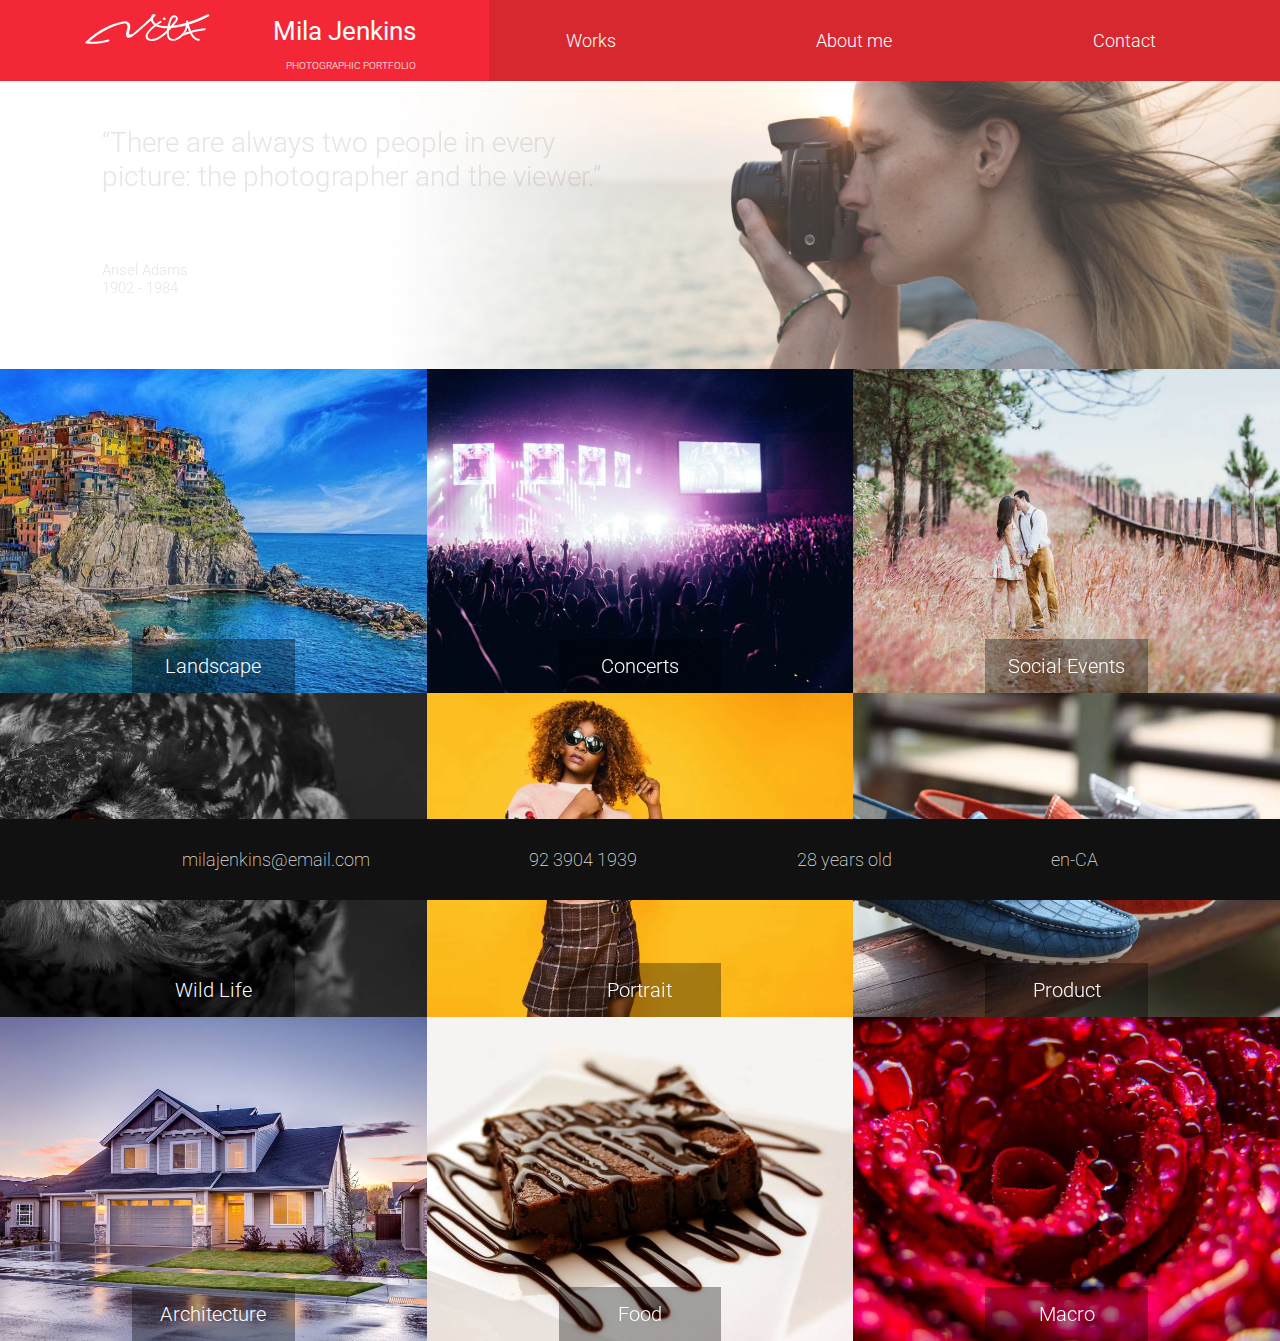
<file: index.html>
<!doctype html>

<html>
    <head>
        <!--
            THE META CHARSET MAKES YOUR PAGE TO ACCEPT SPECIAL CHARACTERS, LIKE ACCENTS.
        -->

        
        <title>Mila Jenkin's Portfolio</title>

        
        <meta charset="utf-8"/>

        <link rel="stylesheet" type="text/css" href="main.css" media="all"/>

        <link rel="stylesheet" href="jquery-ui-1.12.1.custom/jquery-ui.min.css">

        <!--
            YOUR FONT-FAMILY
            YOU CAN GET MORE AT FONTS.GOOGLE.COM
        -->
        <link href="https://fonts.googleapis.com/css?family=Roboto:100,300,400" rel="stylesheet">

       
        <!--
            FAVICON
        -->
        <link rel="icon" href="Assets/Icons/favicon.ico" />

        <!--
            RESPONSIVE FEATURES
        -->
        <meta name="viewport" content="user-scalable=yes, width=device-width, initial-scale=1.0" />

        <meta name="viewport" content="width=device-width, initial-scale=1">
        
        <meta name="apple-mobile-web-app-capable" content="yes" />


    </head>

    <body onLoad="javascript:preloader()">

        <button class="leave_gallery">
            <p>Click anywhere to go back</p>
        </button>

        <!--
            'LEAVE_GALLERY' APPEARS WHEN YOU ENTER INTO CONTACT WINDOW. IT MAKES THE CONTACT WINDOW CLOSE WHEN YOU CLICK OUTSIDE OF IT.
        -->

        <div class="click_out">

        </div>


        <!--
            A HEADER TAG FOR THE HEADER OF YOUR SITE.
            IT WAS MADE IN TWO PARTS - TWO SECTIONS:
            THE 'LEFT-BAR' CARRIES YOUR LOGO AND PORTFOLIO TITLE;
            THE 'RIGHT-BAR' CARRIES THE NAVIGATION BUTTONS.
        -->
        <header class="top_bar">
            <section class="left_bar">
                <img src="Assets/Icons/logo-01.svg"/>
                <p>Mila Jenkins</p>
            </section>

            <section class="right_bar">
                <a><p class="projects_button">Works</p></a>
                <a href="aboutme.html"><p>About me</p></a>
                <a><p class="contact_button">Contact</p></a>
            </section>
        </header>


        <!--
            CONTENT BETWEEN HEADER AND FOOTER
        -->
        <main class="mid_content">

            <!--
                THE IMAGE THAT MOVES IN BACKGROUND
            -->
            <div class="image_container"></div>


            <!--
                THE INITIAL QUOTE
            -->
            <section class="main_quote">
                <div>
                    <h2>“There are always two people in every picture: the photographer and the viewer.”</h2>
                    <p>Ansel Adams<br/>1902 - 1984</p>
                </div>

                <div>
                    <h2>“A photograph is a secret about a secret. The more it tells you the less you know.”</h2>
                    <p>Diane Arbus<br/>1923 – 1971</p>
                </div>

                <div>
                    <h2>“Photography takes an instant out of time, altering life by holding it still.”</h2>
                    <p>Dorothea Lange<br/>1895 – 1965</p>
                </div>

                    
            </section>
            

            <!--
                THE LITTLE WINDOW WITH A E-MAIL FORM AND YOUR SOCIAL NETWORKS LINK
            -->
            <section class="contact_window">
                <p>milajenkins@email.com</p>

                <form>
                    <label>Name</label>
                    <input type="text" class="name_form" name="name" placeholder="">

                    <label>E-mail</label>
                    <input type="text" class="email_form" name="email" placeholder="">

                    <label>Message</label>
                    <textarea type="text" class="textarea_form" name="name" placeholder=""></textarea>

                    <input class="botaoenviar" type="submit" value="Submit">
                </form>

                <!-- 
                    YOUR SOCIAL NETWORKS
                    YOU PUT THE URL (WITH 'HTPPS://' OR 'HTTP://') INSIDE 'HREF' IN THE <A> TAG.
                    iF YOU WANT, YOU CAN PUT 'TARGET="_BLANK"' NEXT TO HREF, SO THE LINK WILL OPEN A NEW TAB WHEN YOU CLICK IT.
                 -->
                <article class="social_icons">
                    <a href="#"><img src="Assets/Icons/facebook.svg"/></a>
                    <a href="#"><img src="Assets/Icons/linkedin.svg"/></a>
                    <a href="#"><img src="Assets/Icons/flickr.svg"/></a>
                </article>
            </section>
    

            <!-- 
                MAIN GALLERY, BELOW THE QUOTE
                CLICKING ONE OF THOSE "IMG_CONTAINER" WILL SHOW UP MORE PHOTOS RELATES TO IT'S SUBJECT
            -->
            <section class="projects">
                <div class="imgs_container">

                    <!-- "HIDDEN_GALLERY" IS THE ONE WHO SHOWS UP WHEN YOU CLICK IT'S CONTAINER -->
                        <section class="hidden_gallery">
                                <img src="Assets/Images/landscape1.jpeg"/>
                                <img src="Assets/Images/landscape2.jpeg"/>
                                <img src="Assets/Images/landscape3.jpeg"/>

                                <a href="Secondary Pages/landscape.html" class="see_more">See more works like this</a>
                        </section>

                    <!-- I recommend each .main_img_selected img weight less than 150kb-->
                    <img class="main_img_selected" src="Assets/Images/photo1.jpeg"/>
                    
                    
                    <!--
                        THE TITLE OF THIS CONTAINER
                    -->
                    <p class="bottom_box">Landscape</p>
                </div>

                <div class="imgs_container concerts">
                    
                        <section class="hidden_gallery">
                                <img src="Assets/Images/photo10.jpeg"/>
                                <img src="Assets/Images/photo11.jpeg"/>
                                <img src="Assets/Images/photo12.jpeg"/>

                                <a href="Secondary Pages/concerts.html" class="see_more">See more works like this</a>
                        </section>

                    <img class="main_img_selected" src="Assets/Images/photo2.jpeg"/>
                    
                    <p class="bottom_box">Concerts</p>
                </div>


                <div class="imgs_container">

                        <section class="hidden_gallery">
                                <img src="Assets/Images/wedding1.jpeg"/>
                                <img src="Assets/Images/wedding2.jpeg"/>
                                <img src="Assets/Images/wedding3.jpg"/>

                                <a href="#" class="see_more">See more works like this</a>
                        </section>

                    <img class="main_img_selected" src="Assets/Images/photo3.jpeg"/>
                    
                    <p class="bottom_box">Social Events</p>
                </div>


            
                <div class="imgs_container">

                        <section class="hidden_gallery">
                                <img src="Assets/Images/wild1.jpeg"/>
                                <img src="Assets/Images/wild2.jpeg"/>
                                <img src="Assets/Images/wild3.jpeg"/>

                                <a href="#" class="see_more">See more works like this</a>
                        </section>

                    <img class="main_img_selected" src="Assets/Images/photo4.jpeg"/>
                    
                    <p class="bottom_box">Wild Life</p>
                </div>




                <div class="imgs_container">

                        <section class="hidden_gallery">
                                <img src="Assets/Images/portrait1.jpeg"/>
                                <img src="Assets/Images/portrait2.jpeg"/>
                                <img src="Assets/Images/portrait3.jpeg"/>

                                <a href="#" class="see_more">See more works like this</a>
                        </section>

                    <img class="main_img_selected" src="Assets/Images/photo5.jpeg"/>
                    
                    <p class="bottom_box">Portrait</p>
                </div>




                <div class="imgs_container">

                        <section class="hidden_gallery">
                                <img src="Assets/Images/product1.jpeg"/>
                                <img src="Assets/Images/product2.jpeg"/>
                                <img src="Assets/Images/product3.jpeg"/>

                                <a href="#" class="see_more">See more works like this</a>
                        </section>

                    <img class="main_img_selected" src="Assets/Images/photo6.jpeg"/>
                    
                    <p class="bottom_box">Product</p>
                </div>




                <div class="imgs_container">

                        <section class="hidden_gallery">
                                <img src="Assets/Images/arch1.jpg"/>
                                <img src="Assets/Images/arch2.jpeg"/>
                                <img src="Assets/Images/arch3.jpeg"/>

                                <a href="#" class="see_more">See more works like this</a>
                        </section>

                    <img class="main_img_selected" src="Assets/Images/photo7.jpeg"/>
                    
                    <p class="bottom_box">Architecture</p>
                </div>




                <div class="imgs_container">

                        <section class="hidden_gallery">
                                <img src="Assets/Images/food1.jpeg"/>
                                <img src="Assets/Images/food2.jpeg"/>
                                <img src="Assets/Images/food3.jpeg"/>

                                <a href="#" class="see_more">See more works like this</a>
                        </section>

                    <img class="main_img_selected" src="Assets/Images/photo8.jpeg"/>
                    
                    <p class="bottom_box">Food</p>
                </div>




                <div class="imgs_container">

                        <section class="hidden_gallery">
                                <img src="Assets/Images/macro1.jpeg"/>
                                <img src="Assets/Images/macro2.jpeg"/>
                                <img src="Assets/Images/macro3.jpeg"/>

                                <a href="#" class="see_more">See more works like this</a>
                        </section>

                    <img class="main_img_selected" src="Assets/Images/photo9.jpeg"/>
                    
                    <p class="bottom_box">Macro</p>
                </div>
            </section>
        </main>

        <footer class="footer">
            <p>milajenkins@email.com</p>
            <p>92 3904 1939</p>
            <p>28 years old</p>
            <p>en-CA</p>
        </footer>


        <!--
            SOME SCRIPTS BELOW, I DON'T THINK YOU SHOULD DELETE ANY OF'EM.  
        -->
        <script type="text/javascript" src="jquery-3.3.1.js"></script>
    
        <script type="text/javascript" src="main.js"></script>

        <script src="jquery-ui-1.12.1.custom/external/jquery/jquery.js"></script>
        
        <script src="jquery-ui-1.12.1.custom/jquery-ui.min.js"></script>
    </body>
</html>
</file>
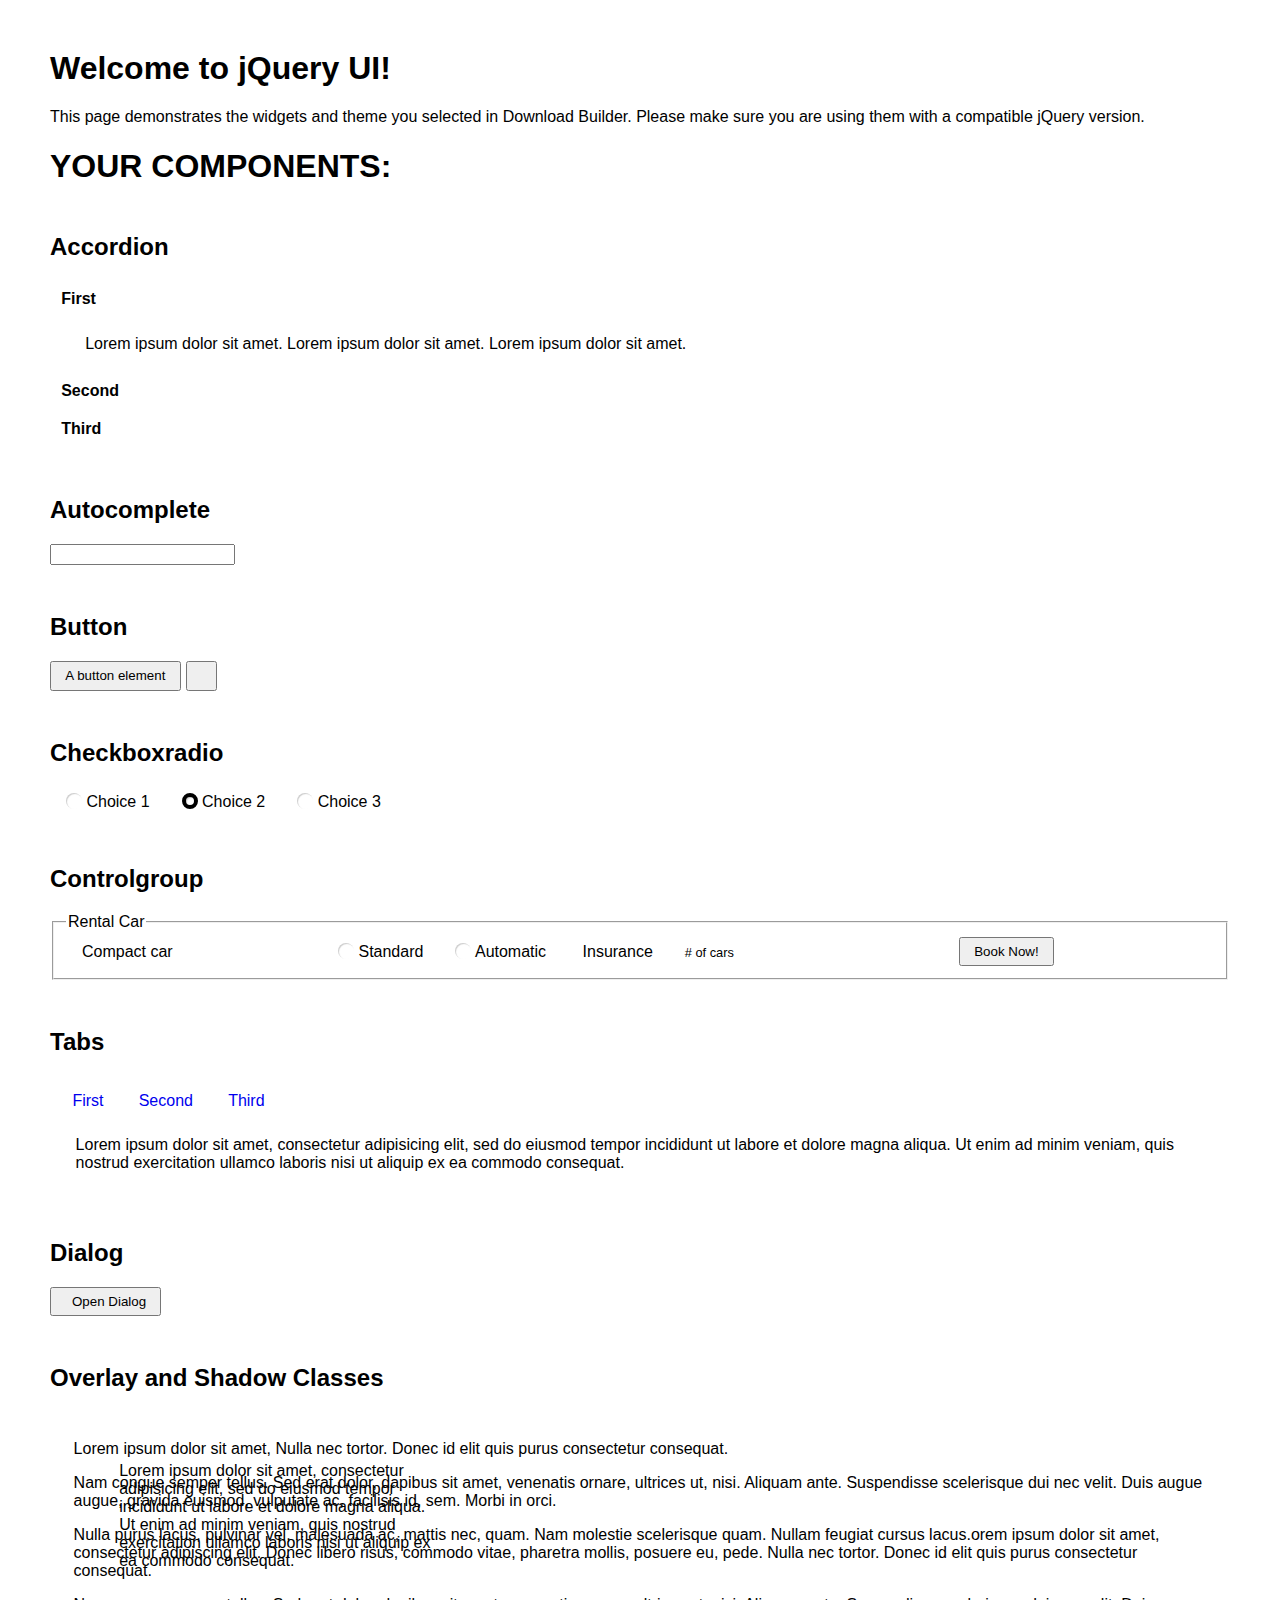
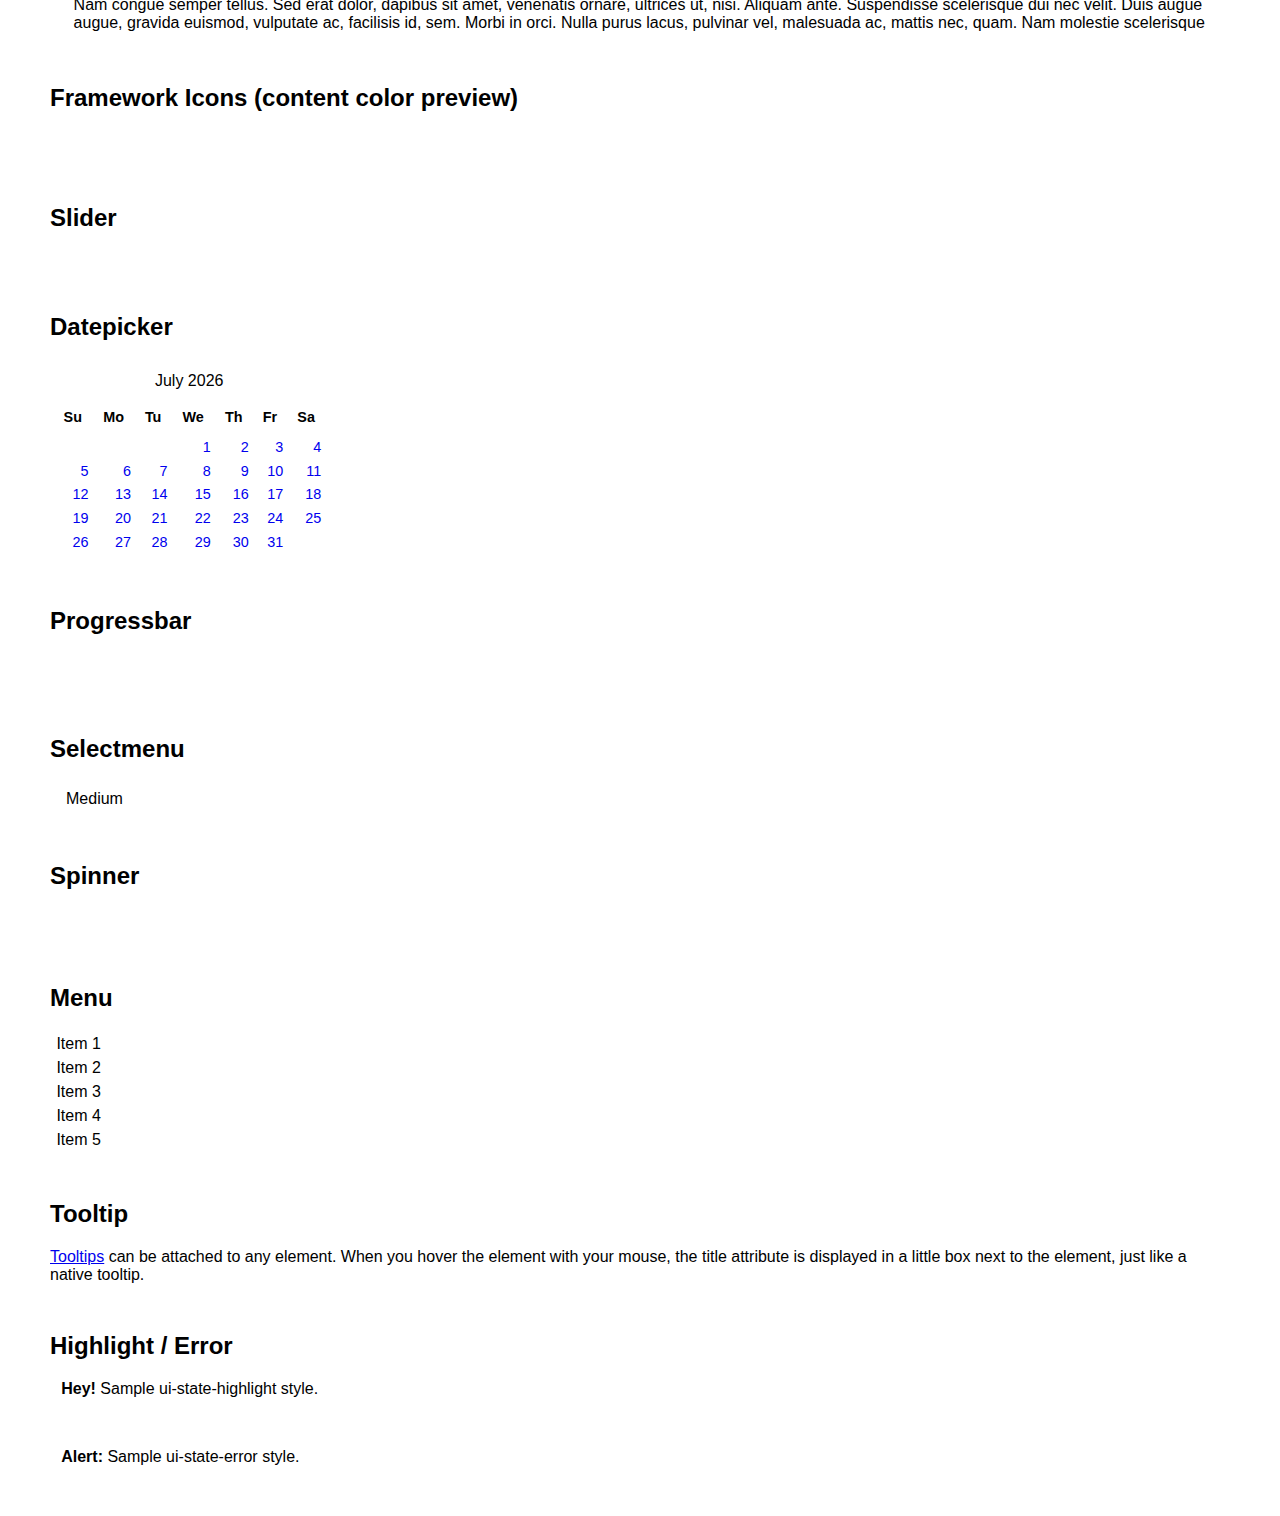
<file: jquery-ui-1.12.1.custom/index.html>
<!doctype html>
<html lang="us">
<head>
	<meta charset="utf-8">
	<title>jQuery UI Example Page</title>
	<link href="jquery-ui.css" rel="stylesheet">
	<style>
	body{
		font-family: "Trebuchet MS", sans-serif;
		margin: 50px;
	}
	.demoHeaders {
		margin-top: 2em;
	}
	#dialog-link {
		padding: .4em 1em .4em 20px;
		text-decoration: none;
		position: relative;
	}
	#dialog-link span.ui-icon {
		margin: 0 5px 0 0;
		position: absolute;
		left: .2em;
		top: 50%;
		margin-top: -8px;
	}
	#icons {
		margin: 0;
		padding: 0;
	}
	#icons li {
		margin: 2px;
		position: relative;
		padding: 4px 0;
		cursor: pointer;
		float: left;
		list-style: none;
	}
	#icons span.ui-icon {
		float: left;
		margin: 0 4px;
	}
	.fakewindowcontain .ui-widget-overlay {
		position: absolute;
	}
	select {
		width: 200px;
	}
	</style>
</head>
<body>

<h1>Welcome to jQuery UI!</h1>

<div class="ui-widget">
	<p>This page demonstrates the widgets and theme you selected in Download Builder. Please make sure you are using them with a compatible jQuery version.</p>
</div>

<h1>YOUR COMPONENTS:</h1>


<!-- Accordion -->
<h2 class="demoHeaders">Accordion</h2>
<div id="accordion">
	<h3>First</h3>
	<div>Lorem ipsum dolor sit amet. Lorem ipsum dolor sit amet. Lorem ipsum dolor sit amet.</div>
	<h3>Second</h3>
	<div>Phasellus mattis tincidunt nibh.</div>
	<h3>Third</h3>
	<div>Nam dui erat, auctor a, dignissim quis.</div>
</div>



<!-- Autocomplete -->
<h2 class="demoHeaders">Autocomplete</h2>
<div>
	<input id="autocomplete" title="type &quot;a&quot;">
</div>



<!-- Button -->
<h2 class="demoHeaders">Button</h2>
<button id="button">A button element</button>
<button id="button-icon">An icon-only button</button>



<!-- Checkboxradio -->
<h2 class="demoHeaders">Checkboxradio</h2>
<form style="margin-top: 1em;">
	<div id="radioset">
		<input type="radio" id="radio1" name="radio"><label for="radio1">Choice 1</label>
		<input type="radio" id="radio2" name="radio" checked="checked"><label for="radio2">Choice 2</label>
		<input type="radio" id="radio3" name="radio"><label for="radio3">Choice 3</label>
	</div>
</form>



<!-- Controlgroup -->
<h2 class="demoHeaders">Controlgroup</h2>
<fieldset>
	<legend>Rental Car</legend>
	<div id="controlgroup">
		<select id="car-type">
			<option>Compact car</option>
			<option>Midsize car</option>
			<option>Full size car</option>
			<option>SUV</option>
			<option>Luxury</option>
			<option>Truck</option>
			<option>Van</option>
		</select>
		<label for="transmission-standard">Standard</label>
		<input type="radio" name="transmission" id="transmission-standard">
		<label for="transmission-automatic">Automatic</label>
		<input type="radio" name="transmission" id="transmission-automatic">
		<label for="insurance">Insurance</label>
		<input type="checkbox" name="insurance" id="insurance">
		<label for="horizontal-spinner" class="ui-controlgroup-label"># of cars</label>
		<input id="horizontal-spinner" class="ui-spinner-input">
		<button>Book Now!</button>
	</div>
</fieldset>



<!-- Tabs -->
<h2 class="demoHeaders">Tabs</h2>
<div id="tabs">
	<ul>
		<li><a href="#tabs-1">First</a></li>
		<li><a href="#tabs-2">Second</a></li>
		<li><a href="#tabs-3">Third</a></li>
	</ul>
	<div id="tabs-1">Lorem ipsum dolor sit amet, consectetur adipisicing elit, sed do eiusmod tempor incididunt ut labore et dolore magna aliqua. Ut enim ad minim veniam, quis nostrud exercitation ullamco laboris nisi ut aliquip ex ea commodo consequat.</div>
	<div id="tabs-2">Phasellus mattis tincidunt nibh. Cras orci urna, blandit id, pretium vel, aliquet ornare, felis. Maecenas scelerisque sem non nisl. Fusce sed lorem in enim dictum bibendum.</div>
	<div id="tabs-3">Nam dui erat, auctor a, dignissim quis, sollicitudin eu, felis. Pellentesque nisi urna, interdum eget, sagittis et, consequat vestibulum, lacus. Mauris porttitor ullamcorper augue.</div>
</div>



<h2 class="demoHeaders">Dialog</h2>
<p>
	<button id="dialog-link" class="ui-button ui-corner-all ui-widget">
		<span class="ui-icon ui-icon-newwin"></span>Open Dialog
	</button>
</p>

<h2 class="demoHeaders">Overlay and Shadow Classes</h2>
<div style="position: relative; width: 96%; height: 200px; padding:1% 2%; overflow:hidden;" class="fakewindowcontain">
	<p>Lorem ipsum dolor sit amet,  Nulla nec tortor. Donec id elit quis purus consectetur consequat. </p><p>Nam congue semper tellus. Sed erat dolor, dapibus sit amet, venenatis ornare, ultrices ut, nisi. Aliquam ante. Suspendisse scelerisque dui nec velit. Duis augue augue, gravida euismod, vulputate ac, facilisis id, sem. Morbi in orci. </p><p>Nulla purus lacus, pulvinar vel, malesuada ac, mattis nec, quam. Nam molestie scelerisque quam. Nullam feugiat cursus lacus.orem ipsum dolor sit amet, consectetur adipiscing elit. Donec libero risus, commodo vitae, pharetra mollis, posuere eu, pede. Nulla nec tortor. Donec id elit quis purus consectetur consequat. </p><p>Nam congue semper tellus. Sed erat dolor, dapibus sit amet, venenatis ornare, ultrices ut, nisi. Aliquam ante. Suspendisse scelerisque dui nec velit. Duis augue augue, gravida euismod, vulputate ac, facilisis id, sem. Morbi in orci. Nulla purus lacus, pulvinar vel, malesuada ac, mattis nec, quam. Nam molestie scelerisque quam. </p><p>Nullam feugiat cursus lacus.orem ipsum dolor sit amet, consectetur adipiscing elit. Donec libero risus, commodo vitae, pharetra mollis, posuere eu, pede. Nulla nec tortor. Donec id elit quis purus consectetur consequat. Nam congue semper tellus. Sed erat dolor, dapibus sit amet, venenatis ornare, ultrices ut, nisi. Aliquam ante. </p><p>Suspendisse scelerisque dui nec velit. Duis augue augue, gravida euismod, vulputate ac, facilisis id, sem. Morbi in orci. Nulla purus lacus, pulvinar vel, malesuada ac, mattis nec, quam. Nam molestie scelerisque quam. Nullam feugiat cursus lacus.orem ipsum dolor sit amet, consectetur adipiscing elit. Donec libero risus, commodo vitae, pharetra mollis, posuere eu, pede. Nulla nec tortor. Donec id elit quis purus consectetur consequat. Nam congue semper tellus. Sed erat dolor, dapibus sit amet, venenatis ornare, ultrices ut, nisi. </p>

	<!-- ui-dialog -->
	<div class="ui-widget-overlay ui-front"></div>
	<div style="position: absolute; width: 320px; left: 50px; top: 30px; padding: 1.2em" class="ui-widget ui-front ui-widget-content ui-corner-all ui-widget-shadow">
		Lorem ipsum dolor sit amet, consectetur adipisicing elit, sed do eiusmod tempor incididunt ut labore et dolore magna aliqua. Ut enim ad minim veniam, quis nostrud exercitation ullamco laboris nisi ut aliquip ex ea commodo consequat.
	</div>

</div>

<!-- ui-dialog -->
<div id="dialog" title="Dialog Title">
	<p>Lorem ipsum dolor sit amet, consectetur adipisicing elit, sed do eiusmod tempor incididunt ut labore et dolore magna aliqua. Ut enim ad minim veniam, quis nostrud exercitation ullamco laboris nisi ut aliquip ex ea commodo consequat.</p>
</div>



<h2 class="demoHeaders">Framework Icons (content color preview)</h2>
<ul id="icons" class="ui-widget ui-helper-clearfix">
	<li class="ui-state-default ui-corner-all" title=".ui-icon-caret-1-n"><span class="ui-icon ui-icon-caret-1-n"></span></li>
	<li class="ui-state-default ui-corner-all" title=".ui-icon-caret-1-ne"><span class="ui-icon ui-icon-caret-1-ne"></span></li>
	<li class="ui-state-default ui-corner-all" title=".ui-icon-caret-1-e"><span class="ui-icon ui-icon-caret-1-e"></span></li>
	<li class="ui-state-default ui-corner-all" title=".ui-icon-caret-1-se"><span class="ui-icon ui-icon-caret-1-se"></span></li>
	<li class="ui-state-default ui-corner-all" title=".ui-icon-caret-1-s"><span class="ui-icon ui-icon-caret-1-s"></span></li>
	<li class="ui-state-default ui-corner-all" title=".ui-icon-caret-1-sw"><span class="ui-icon ui-icon-caret-1-sw"></span></li>
	<li class="ui-state-default ui-corner-all" title=".ui-icon-caret-1-w"><span class="ui-icon ui-icon-caret-1-w"></span></li>
	<li class="ui-state-default ui-corner-all" title=".ui-icon-caret-1-nw"><span class="ui-icon ui-icon-caret-1-nw"></span></li>
	<li class="ui-state-default ui-corner-all" title=".ui-icon-caret-2-n-s"><span class="ui-icon ui-icon-caret-2-n-s"></span></li>
	<li class="ui-state-default ui-corner-all" title=".ui-icon-caret-2-e-w"><span class="ui-icon ui-icon-caret-2-e-w"></span></li>
	<li class="ui-state-default ui-corner-all" title=".ui-icon-triangle-1-n"><span class="ui-icon ui-icon-triangle-1-n"></span></li>
	<li class="ui-state-default ui-corner-all" title=".ui-icon-triangle-1-ne"><span class="ui-icon ui-icon-triangle-1-ne"></span></li>
	<li class="ui-state-default ui-corner-all" title=".ui-icon-triangle-1-e"><span class="ui-icon ui-icon-triangle-1-e"></span></li>
	<li class="ui-state-default ui-corner-all" title=".ui-icon-triangle-1-se"><span class="ui-icon ui-icon-triangle-1-se"></span></li>
	<li class="ui-state-default ui-corner-all" title=".ui-icon-triangle-1-s"><span class="ui-icon ui-icon-triangle-1-s"></span></li>
	<li class="ui-state-default ui-corner-all" title=".ui-icon-triangle-1-sw"><span class="ui-icon ui-icon-triangle-1-sw"></span></li>
	<li class="ui-state-default ui-corner-all" title=".ui-icon-triangle-1-w"><span class="ui-icon ui-icon-triangle-1-w"></span></li>
	<li class="ui-state-default ui-corner-all" title=".ui-icon-triangle-1-nw"><span class="ui-icon ui-icon-triangle-1-nw"></span></li>
	<li class="ui-state-default ui-corner-all" title=".ui-icon-triangle-2-n-s"><span class="ui-icon ui-icon-triangle-2-n-s"></span></li>
	<li class="ui-state-default ui-corner-all" title=".ui-icon-triangle-2-e-w"><span class="ui-icon ui-icon-triangle-2-e-w"></span></li>
	<li class="ui-state-default ui-corner-all" title=".ui-icon-arrow-1-n"><span class="ui-icon ui-icon-arrow-1-n"></span></li>
	<li class="ui-state-default ui-corner-all" title=".ui-icon-arrow-1-ne"><span class="ui-icon ui-icon-arrow-1-ne"></span></li>
	<li class="ui-state-default ui-corner-all" title=".ui-icon-arrow-1-e"><span class="ui-icon ui-icon-arrow-1-e"></span></li>
	<li class="ui-state-default ui-corner-all" title=".ui-icon-arrow-1-se"><span class="ui-icon ui-icon-arrow-1-se"></span></li>
	<li class="ui-state-default ui-corner-all" title=".ui-icon-arrow-1-s"><span class="ui-icon ui-icon-arrow-1-s"></span></li>
	<li class="ui-state-default ui-corner-all" title=".ui-icon-arrow-1-sw"><span class="ui-icon ui-icon-arrow-1-sw"></span></li>
	<li class="ui-state-default ui-corner-all" title=".ui-icon-arrow-1-w"><span class="ui-icon ui-icon-arrow-1-w"></span></li>
	<li class="ui-state-default ui-corner-all" title=".ui-icon-arrow-1-nw"><span class="ui-icon ui-icon-arrow-1-nw"></span></li>
	<li class="ui-state-default ui-corner-all" title=".ui-icon-arrow-2-n-s"><span class="ui-icon ui-icon-arrow-2-n-s"></span></li>
	<li class="ui-state-default ui-corner-all" title=".ui-icon-arrow-2-ne-sw"><span class="ui-icon ui-icon-arrow-2-ne-sw"></span></li>
	<li class="ui-state-default ui-corner-all" title=".ui-icon-arrow-2-e-w"><span class="ui-icon ui-icon-arrow-2-e-w"></span></li>
	<li class="ui-state-default ui-corner-all" title=".ui-icon-arrow-2-se-nw"><span class="ui-icon ui-icon-arrow-2-se-nw"></span></li>
	<li class="ui-state-default ui-corner-all" title=".ui-icon-arrowstop-1-n"><span class="ui-icon ui-icon-arrowstop-1-n"></span></li>
	<li class="ui-state-default ui-corner-all" title=".ui-icon-arrowstop-1-e"><span class="ui-icon ui-icon-arrowstop-1-e"></span></li>
	<li class="ui-state-default ui-corner-all" title=".ui-icon-arrowstop-1-s"><span class="ui-icon ui-icon-arrowstop-1-s"></span></li>
	<li class="ui-state-default ui-corner-all" title=".ui-icon-arrowstop-1-w"><span class="ui-icon ui-icon-arrowstop-1-w"></span></li>
	<li class="ui-state-default ui-corner-all" title=".ui-icon-arrowthick-1-n"><span class="ui-icon ui-icon-arrowthick-1-n"></span></li>
	<li class="ui-state-default ui-corner-all" title=".ui-icon-arrowthick-1-ne"><span class="ui-icon ui-icon-arrowthick-1-ne"></span></li>
	<li class="ui-state-default ui-corner-all" title=".ui-icon-arrowthick-1-e"><span class="ui-icon ui-icon-arrowthick-1-e"></span></li>
	<li class="ui-state-default ui-corner-all" title=".ui-icon-arrowthick-1-se"><span class="ui-icon ui-icon-arrowthick-1-se"></span></li>
	<li class="ui-state-default ui-corner-all" title=".ui-icon-arrowthick-1-s"><span class="ui-icon ui-icon-arrowthick-1-s"></span></li>
	<li class="ui-state-default ui-corner-all" title=".ui-icon-arrowthick-1-sw"><span class="ui-icon ui-icon-arrowthick-1-sw"></span></li>
	<li class="ui-state-default ui-corner-all" title=".ui-icon-arrowthick-1-w"><span class="ui-icon ui-icon-arrowthick-1-w"></span></li>
	<li class="ui-state-default ui-corner-all" title=".ui-icon-arrowthick-1-nw"><span class="ui-icon ui-icon-arrowthick-1-nw"></span></li>
	<li class="ui-state-default ui-corner-all" title=".ui-icon-arrowthick-2-n-s"><span class="ui-icon ui-icon-arrowthick-2-n-s"></span></li>
	<li class="ui-state-default ui-corner-all" title=".ui-icon-arrowthick-2-ne-sw"><span class="ui-icon ui-icon-arrowthick-2-ne-sw"></span></li>
	<li class="ui-state-default ui-corner-all" title=".ui-icon-arrowthick-2-e-w"><span class="ui-icon ui-icon-arrowthick-2-e-w"></span></li>
	<li class="ui-state-default ui-corner-all" title=".ui-icon-arrowthick-2-se-nw"><span class="ui-icon ui-icon-arrowthick-2-se-nw"></span></li>
	<li class="ui-state-default ui-corner-all" title=".ui-icon-arrowthickstop-1-n"><span class="ui-icon ui-icon-arrowthickstop-1-n"></span></li>
	<li class="ui-state-default ui-corner-all" title=".ui-icon-arrowthickstop-1-e"><span class="ui-icon ui-icon-arrowthickstop-1-e"></span></li>
	<li class="ui-state-default ui-corner-all" title=".ui-icon-arrowthickstop-1-s"><span class="ui-icon ui-icon-arrowthickstop-1-s"></span></li>
	<li class="ui-state-default ui-corner-all" title=".ui-icon-arrowthickstop-1-w"><span class="ui-icon ui-icon-arrowthickstop-1-w"></span></li>
	<li class="ui-state-default ui-corner-all" title=".ui-icon-arrowreturnthick-1-w"><span class="ui-icon ui-icon-arrowreturnthick-1-w"></span></li>
	<li class="ui-state-default ui-corner-all" title=".ui-icon-arrowreturnthick-1-n"><span class="ui-icon ui-icon-arrowreturnthick-1-n"></span></li>
	<li class="ui-state-default ui-corner-all" title=".ui-icon-arrowreturnthick-1-e"><span class="ui-icon ui-icon-arrowreturnthick-1-e"></span></li>
	<li class="ui-state-default ui-corner-all" title=".ui-icon-arrowreturnthick-1-s"><span class="ui-icon ui-icon-arrowreturnthick-1-s"></span></li>
	<li class="ui-state-default ui-corner-all" title=".ui-icon-arrowreturn-1-w"><span class="ui-icon ui-icon-arrowreturn-1-w"></span></li>
	<li class="ui-state-default ui-corner-all" title=".ui-icon-arrowreturn-1-n"><span class="ui-icon ui-icon-arrowreturn-1-n"></span></li>
	<li class="ui-state-default ui-corner-all" title=".ui-icon-arrowreturn-1-e"><span class="ui-icon ui-icon-arrowreturn-1-e"></span></li>
	<li class="ui-state-default ui-corner-all" title=".ui-icon-arrowreturn-1-s"><span class="ui-icon ui-icon-arrowreturn-1-s"></span></li>
	<li class="ui-state-default ui-corner-all" title=".ui-icon-arrowrefresh-1-w"><span class="ui-icon ui-icon-arrowrefresh-1-w"></span></li>
	<li class="ui-state-default ui-corner-all" title=".ui-icon-arrowrefresh-1-n"><span class="ui-icon ui-icon-arrowrefresh-1-n"></span></li>
	<li class="ui-state-default ui-corner-all" title=".ui-icon-arrowrefresh-1-e"><span class="ui-icon ui-icon-arrowrefresh-1-e"></span></li>
	<li class="ui-state-default ui-corner-all" title=".ui-icon-arrowrefresh-1-s"><span class="ui-icon ui-icon-arrowrefresh-1-s"></span></li>
	<li class="ui-state-default ui-corner-all" title=".ui-icon-arrow-4"><span class="ui-icon ui-icon-arrow-4"></span></li>
	<li class="ui-state-default ui-corner-all" title=".ui-icon-arrow-4-diag"><span class="ui-icon ui-icon-arrow-4-diag"></span></li>
	<li class="ui-state-default ui-corner-all" title=".ui-icon-extlink"><span class="ui-icon ui-icon-extlink"></span></li>
	<li class="ui-state-default ui-corner-all" title=".ui-icon-newwin"><span class="ui-icon ui-icon-newwin"></span></li>
	<li class="ui-state-default ui-corner-all" title=".ui-icon-refresh"><span class="ui-icon ui-icon-refresh"></span></li>
	<li class="ui-state-default ui-corner-all" title=".ui-icon-shuffle"><span class="ui-icon ui-icon-shuffle"></span></li>
	<li class="ui-state-default ui-corner-all" title=".ui-icon-transfer-e-w"><span class="ui-icon ui-icon-transfer-e-w"></span></li>
	<li class="ui-state-default ui-corner-all" title=".ui-icon-transferthick-e-w"><span class="ui-icon ui-icon-transferthick-e-w"></span></li>
	<li class="ui-state-default ui-corner-all" title=".ui-icon-folder-collapsed"><span class="ui-icon ui-icon-folder-collapsed"></span></li>
	<li class="ui-state-default ui-corner-all" title=".ui-icon-folder-open"><span class="ui-icon ui-icon-folder-open"></span></li>
	<li class="ui-state-default ui-corner-all" title=".ui-icon-document"><span class="ui-icon ui-icon-document"></span></li>
	<li class="ui-state-default ui-corner-all" title=".ui-icon-document-b"><span class="ui-icon ui-icon-document-b"></span></li>
	<li class="ui-state-default ui-corner-all" title=".ui-icon-note"><span class="ui-icon ui-icon-note"></span></li>
	<li class="ui-state-default ui-corner-all" title=".ui-icon-mail-closed"><span class="ui-icon ui-icon-mail-closed"></span></li>
	<li class="ui-state-default ui-corner-all" title=".ui-icon-mail-open"><span class="ui-icon ui-icon-mail-open"></span></li>
	<li class="ui-state-default ui-corner-all" title=".ui-icon-suitcase"><span class="ui-icon ui-icon-suitcase"></span></li>
	<li class="ui-state-default ui-corner-all" title=".ui-icon-comment"><span class="ui-icon ui-icon-comment"></span></li>
	<li class="ui-state-default ui-corner-all" title=".ui-icon-person"><span class="ui-icon ui-icon-person"></span></li>
	<li class="ui-state-default ui-corner-all" title=".ui-icon-print"><span class="ui-icon ui-icon-print"></span></li>
	<li class="ui-state-default ui-corner-all" title=".ui-icon-trash"><span class="ui-icon ui-icon-trash"></span></li>
	<li class="ui-state-default ui-corner-all" title=".ui-icon-locked"><span class="ui-icon ui-icon-locked"></span></li>
	<li class="ui-state-default ui-corner-all" title=".ui-icon-unlocked"><span class="ui-icon ui-icon-unlocked"></span></li>
	<li class="ui-state-default ui-corner-all" title=".ui-icon-bookmark"><span class="ui-icon ui-icon-bookmark"></span></li>
	<li class="ui-state-default ui-corner-all" title=".ui-icon-tag"><span class="ui-icon ui-icon-tag"></span></li>
	<li class="ui-state-default ui-corner-all" title=".ui-icon-home"><span class="ui-icon ui-icon-home"></span></li>
	<li class="ui-state-default ui-corner-all" title=".ui-icon-flag"><span class="ui-icon ui-icon-flag"></span></li>
	<li class="ui-state-default ui-corner-all" title=".ui-icon-calculator"><span class="ui-icon ui-icon-calculator"></span></li>
	<li class="ui-state-default ui-corner-all" title=".ui-icon-cart"><span class="ui-icon ui-icon-cart"></span></li>
	<li class="ui-state-default ui-corner-all" title=".ui-icon-pencil"><span class="ui-icon ui-icon-pencil"></span></li>
	<li class="ui-state-default ui-corner-all" title=".ui-icon-clock"><span class="ui-icon ui-icon-clock"></span></li>
	<li class="ui-state-default ui-corner-all" title=".ui-icon-disk"><span class="ui-icon ui-icon-disk"></span></li>
	<li class="ui-state-default ui-corner-all" title=".ui-icon-calendar"><span class="ui-icon ui-icon-calendar"></span></li>
	<li class="ui-state-default ui-corner-all" title=".ui-icon-zoomin"><span class="ui-icon ui-icon-zoomin"></span></li>
	<li class="ui-state-default ui-corner-all" title=".ui-icon-zoomout"><span class="ui-icon ui-icon-zoomout"></span></li>
	<li class="ui-state-default ui-corner-all" title=".ui-icon-search"><span class="ui-icon ui-icon-search"></span></li>
	<li class="ui-state-default ui-corner-all" title=".ui-icon-wrench"><span class="ui-icon ui-icon-wrench"></span></li>
	<li class="ui-state-default ui-corner-all" title=".ui-icon-gear"><span class="ui-icon ui-icon-gear"></span></li>
	<li class="ui-state-default ui-corner-all" title=".ui-icon-heart"><span class="ui-icon ui-icon-heart"></span></li>
	<li class="ui-state-default ui-corner-all" title=".ui-icon-star"><span class="ui-icon ui-icon-star"></span></li>
	<li class="ui-state-default ui-corner-all" title=".ui-icon-link"><span class="ui-icon ui-icon-link"></span></li>
	<li class="ui-state-default ui-corner-all" title=".ui-icon-cancel"><span class="ui-icon ui-icon-cancel"></span></li>
	<li class="ui-state-default ui-corner-all" title=".ui-icon-plus"><span class="ui-icon ui-icon-plus"></span></li>
	<li class="ui-state-default ui-corner-all" title=".ui-icon-plusthick"><span class="ui-icon ui-icon-plusthick"></span></li>
	<li class="ui-state-default ui-corner-all" title=".ui-icon-minus"><span class="ui-icon ui-icon-minus"></span></li>
	<li class="ui-state-default ui-corner-all" title=".ui-icon-minusthick"><span class="ui-icon ui-icon-minusthick"></span></li>
	<li class="ui-state-default ui-corner-all" title=".ui-icon-close"><span class="ui-icon ui-icon-close"></span></li>
	<li class="ui-state-default ui-corner-all" title=".ui-icon-closethick"><span class="ui-icon ui-icon-closethick"></span></li>
	<li class="ui-state-default ui-corner-all" title=".ui-icon-key"><span class="ui-icon ui-icon-key"></span></li>
	<li class="ui-state-default ui-corner-all" title=".ui-icon-lightbulb"><span class="ui-icon ui-icon-lightbulb"></span></li>
	<li class="ui-state-default ui-corner-all" title=".ui-icon-scissors"><span class="ui-icon ui-icon-scissors"></span></li>
	<li class="ui-state-default ui-corner-all" title=".ui-icon-clipboard"><span class="ui-icon ui-icon-clipboard"></span></li>
	<li class="ui-state-default ui-corner-all" title=".ui-icon-copy"><span class="ui-icon ui-icon-copy"></span></li>
	<li class="ui-state-default ui-corner-all" title=".ui-icon-contact"><span class="ui-icon ui-icon-contact"></span></li>
	<li class="ui-state-default ui-corner-all" title=".ui-icon-image"><span class="ui-icon ui-icon-image"></span></li>
	<li class="ui-state-default ui-corner-all" title=".ui-icon-video"><span class="ui-icon ui-icon-video"></span></li>
	<li class="ui-state-default ui-corner-all" title=".ui-icon-script"><span class="ui-icon ui-icon-script"></span></li>
	<li class="ui-state-default ui-corner-all" title=".ui-icon-alert"><span class="ui-icon ui-icon-alert"></span></li>
	<li class="ui-state-default ui-corner-all" title=".ui-icon-info"><span class="ui-icon ui-icon-info"></span></li>
	<li class="ui-state-default ui-corner-all" title=".ui-icon-notice"><span class="ui-icon ui-icon-notice"></span></li>
	<li class="ui-state-default ui-corner-all" title=".ui-icon-help"><span class="ui-icon ui-icon-help"></span></li>
	<li class="ui-state-default ui-corner-all" title=".ui-icon-check"><span class="ui-icon ui-icon-check"></span></li>
	<li class="ui-state-default ui-corner-all" title=".ui-icon-bullet"><span class="ui-icon ui-icon-bullet"></span></li>
	<li class="ui-state-default ui-corner-all" title=".ui-icon-radio-off"><span class="ui-icon ui-icon-radio-off"></span></li>
	<li class="ui-state-default ui-corner-all" title=".ui-icon-radio-on"><span class="ui-icon ui-icon-radio-on"></span></li>
	<li class="ui-state-default ui-corner-all" title=".ui-icon-pin-w"><span class="ui-icon ui-icon-pin-w"></span></li>
	<li class="ui-state-default ui-corner-all" title=".ui-icon-pin-s"><span class="ui-icon ui-icon-pin-s"></span></li>
	<li class="ui-state-default ui-corner-all" title=".ui-icon-play"><span class="ui-icon ui-icon-play"></span></li>
	<li class="ui-state-default ui-corner-all" title=".ui-icon-pause"><span class="ui-icon ui-icon-pause"></span></li>
	<li class="ui-state-default ui-corner-all" title=".ui-icon-seek-next"><span class="ui-icon ui-icon-seek-next"></span></li>
	<li class="ui-state-default ui-corner-all" title=".ui-icon-seek-prev"><span class="ui-icon ui-icon-seek-prev"></span></li>
	<li class="ui-state-default ui-corner-all" title=".ui-icon-seek-end"><span class="ui-icon ui-icon-seek-end"></span></li>
	<li class="ui-state-default ui-corner-all" title=".ui-icon-seek-first"><span class="ui-icon ui-icon-seek-first"></span></li>
	<li class="ui-state-default ui-corner-all" title=".ui-icon-stop"><span class="ui-icon ui-icon-stop"></span></li>
	<li class="ui-state-default ui-corner-all" title=".ui-icon-eject"><span class="ui-icon ui-icon-eject"></span></li>
	<li class="ui-state-default ui-corner-all" title=".ui-icon-volume-off"><span class="ui-icon ui-icon-volume-off"></span></li>
	<li class="ui-state-default ui-corner-all" title=".ui-icon-volume-on"><span class="ui-icon ui-icon-volume-on"></span></li>
	<li class="ui-state-default ui-corner-all" title=".ui-icon-power"><span class="ui-icon ui-icon-power"></span></li>
	<li class="ui-state-default ui-corner-all" title=".ui-icon-signal-diag"><span class="ui-icon ui-icon-signal-diag"></span></li>
	<li class="ui-state-default ui-corner-all" title=".ui-icon-signal"><span class="ui-icon ui-icon-signal"></span></li>
	<li class="ui-state-default ui-corner-all" title=".ui-icon-battery-0"><span class="ui-icon ui-icon-battery-0"></span></li>
	<li class="ui-state-default ui-corner-all" title=".ui-icon-battery-1"><span class="ui-icon ui-icon-battery-1"></span></li>
	<li class="ui-state-default ui-corner-all" title=".ui-icon-battery-2"><span class="ui-icon ui-icon-battery-2"></span></li>
	<li class="ui-state-default ui-corner-all" title=".ui-icon-battery-3"><span class="ui-icon ui-icon-battery-3"></span></li>
	<li class="ui-state-default ui-corner-all" title=".ui-icon-circle-plus"><span class="ui-icon ui-icon-circle-plus"></span></li>
	<li class="ui-state-default ui-corner-all" title=".ui-icon-circle-minus"><span class="ui-icon ui-icon-circle-minus"></span></li>
	<li class="ui-state-default ui-corner-all" title=".ui-icon-circle-close"><span class="ui-icon ui-icon-circle-close"></span></li>
	<li class="ui-state-default ui-corner-all" title=".ui-icon-circle-triangle-e"><span class="ui-icon ui-icon-circle-triangle-e"></span></li>
	<li class="ui-state-default ui-corner-all" title=".ui-icon-circle-triangle-s"><span class="ui-icon ui-icon-circle-triangle-s"></span></li>
	<li class="ui-state-default ui-corner-all" title=".ui-icon-circle-triangle-w"><span class="ui-icon ui-icon-circle-triangle-w"></span></li>
	<li class="ui-state-default ui-corner-all" title=".ui-icon-circle-triangle-n"><span class="ui-icon ui-icon-circle-triangle-n"></span></li>
	<li class="ui-state-default ui-corner-all" title=".ui-icon-circle-arrow-e"><span class="ui-icon ui-icon-circle-arrow-e"></span></li>
	<li class="ui-state-default ui-corner-all" title=".ui-icon-circle-arrow-s"><span class="ui-icon ui-icon-circle-arrow-s"></span></li>
	<li class="ui-state-default ui-corner-all" title=".ui-icon-circle-arrow-w"><span class="ui-icon ui-icon-circle-arrow-w"></span></li>
	<li class="ui-state-default ui-corner-all" title=".ui-icon-circle-arrow-n"><span class="ui-icon ui-icon-circle-arrow-n"></span></li>
	<li class="ui-state-default ui-corner-all" title=".ui-icon-circle-zoomin"><span class="ui-icon ui-icon-circle-zoomin"></span></li>
	<li class="ui-state-default ui-corner-all" title=".ui-icon-circle-zoomout"><span class="ui-icon ui-icon-circle-zoomout"></span></li>
	<li class="ui-state-default ui-corner-all" title=".ui-icon-circle-check"><span class="ui-icon ui-icon-circle-check"></span></li>
	<li class="ui-state-default ui-corner-all" title=".ui-icon-circlesmall-plus"><span class="ui-icon ui-icon-circlesmall-plus"></span></li>
	<li class="ui-state-default ui-corner-all" title=".ui-icon-circlesmall-minus"><span class="ui-icon ui-icon-circlesmall-minus"></span></li>
	<li class="ui-state-default ui-corner-all" title=".ui-icon-circlesmall-close"><span class="ui-icon ui-icon-circlesmall-close"></span></li>
	<li class="ui-state-default ui-corner-all" title=".ui-icon-squaresmall-plus"><span class="ui-icon ui-icon-squaresmall-plus"></span></li>
	<li class="ui-state-default ui-corner-all" title=".ui-icon-squaresmall-minus"><span class="ui-icon ui-icon-squaresmall-minus"></span></li>
	<li class="ui-state-default ui-corner-all" title=".ui-icon-squaresmall-close"><span class="ui-icon ui-icon-squaresmall-close"></span></li>
	<li class="ui-state-default ui-corner-all" title=".ui-icon-grip-dotted-vertical"><span class="ui-icon ui-icon-grip-dotted-vertical"></span></li>
	<li class="ui-state-default ui-corner-all" title=".ui-icon-grip-dotted-horizontal"><span class="ui-icon ui-icon-grip-dotted-horizontal"></span></li>
	<li class="ui-state-default ui-corner-all" title=".ui-icon-grip-solid-vertical"><span class="ui-icon ui-icon-grip-solid-vertical"></span></li>
	<li class="ui-state-default ui-corner-all" title=".ui-icon-grip-solid-horizontal"><span class="ui-icon ui-icon-grip-solid-horizontal"></span></li>
	<li class="ui-state-default ui-corner-all" title=".ui-icon-gripsmall-diagonal-se"><span class="ui-icon ui-icon-gripsmall-diagonal-se"></span></li>
	<li class="ui-state-default ui-corner-all" title=".ui-icon-grip-diagonal-se"><span class="ui-icon ui-icon-grip-diagonal-se"></span></li>
</ul>


<!-- Slider -->
<h2 class="demoHeaders">Slider</h2>
<div id="slider"></div>



<!-- Datepicker -->
<h2 class="demoHeaders">Datepicker</h2>
<div id="datepicker"></div>



<!-- Progressbar -->
<h2 class="demoHeaders">Progressbar</h2>
<div id="progressbar"></div>



<!-- Progressbar -->
<h2 class="demoHeaders">Selectmenu</h2>
<select id="selectmenu">
	<option>Slower</option>
	<option>Slow</option>
	<option selected="selected">Medium</option>
	<option>Fast</option>
	<option>Faster</option>
</select>



<!-- Spinner -->
<h2 class="demoHeaders">Spinner</h2>
<input id="spinner">



<!-- Menu -->
<h2 class="demoHeaders">Menu</h2>
<ul style="width:100px;" id="menu">
	<li><div>Item 1</div></li>
	<li><div>Item 2</div></li>
	<li><div>Item 3</div>
		<ul>
			<li><div>Item 3-1</div></li>
			<li><div>Item 3-2</div></li>
			<li><div>Item 3-3</div></li>
			<li><div>Item 3-4</div></li>
			<li><div>Item 3-5</div></li>
		</ul>
	</li>
	<li><div>Item 4</div></li>
	<li><div>Item 5</div></li>
</ul>



<!-- Tooltip -->
<h2 class="demoHeaders">Tooltip</h2>
<p id="tooltip">
	<a href="#" title="That&apos;s what this widget is">Tooltips</a> can be attached to any element. When you hover
the element with your mouse, the title attribute is displayed in a little box next to the element, just like a native tooltip.
</p>


<!-- Highlight / Error -->
<h2 class="demoHeaders">Highlight / Error</h2>
<div class="ui-widget">
	<div class="ui-state-highlight ui-corner-all" style="margin-top: 20px; padding: 0 .7em;">
		<p><span class="ui-icon ui-icon-info" style="float: left; margin-right: .3em;"></span>
		<strong>Hey!</strong> Sample ui-state-highlight style.</p>
	</div>
</div>
<br>
<div class="ui-widget">
	<div class="ui-state-error ui-corner-all" style="padding: 0 .7em;">
		<p><span class="ui-icon ui-icon-alert" style="float: left; margin-right: .3em;"></span>
		<strong>Alert:</strong> Sample ui-state-error style.</p>
	</div>
</div>

<script src="external/jquery/jquery.js"></script>
<script src="jquery-ui.js"></script>
<script>

$( "#accordion" ).accordion();



var availableTags = [
	"ActionScript",
	"AppleScript",
	"Asp",
	"BASIC",
	"C",
	"C++",
	"Clojure",
	"COBOL",
	"ColdFusion",
	"Erlang",
	"Fortran",
	"Groovy",
	"Haskell",
	"Java",
	"JavaScript",
	"Lisp",
	"Perl",
	"PHP",
	"Python",
	"Ruby",
	"Scala",
	"Scheme"
];
$( "#autocomplete" ).autocomplete({
	source: availableTags
});



$( "#button" ).button();
$( "#button-icon" ).button({
	icon: "ui-icon-gear",
	showLabel: false
});



$( "#radioset" ).buttonset();



$( "#controlgroup" ).controlgroup();



$( "#tabs" ).tabs();



$( "#dialog" ).dialog({
	autoOpen: false,
	width: 400,
	buttons: [
		{
			text: "Ok",
			click: function() {
				$( this ).dialog( "close" );
			}
		},
		{
			text: "Cancel",
			click: function() {
				$( this ).dialog( "close" );
			}
		}
	]
});

// Link to open the dialog
$( "#dialog-link" ).click(function( event ) {
	$( "#dialog" ).dialog( "open" );
	event.preventDefault();
});



$( "#datepicker" ).datepicker({
	inline: true
});



$( "#slider" ).slider({
	range: true,
	values: [ 17, 67 ]
});



$( "#progressbar" ).progressbar({
	value: 20
});



$( "#spinner" ).spinner();



$( "#menu" ).menu();



$( "#tooltip" ).tooltip();



$( "#selectmenu" ).selectmenu();


// Hover states on the static widgets
$( "#dialog-link, #icons li" ).hover(
	function() {
		$( this ).addClass( "ui-state-hover" );
	},
	function() {
		$( this ).removeClass( "ui-state-hover" );
	}
);
</script>
</body>
</html>
</file>
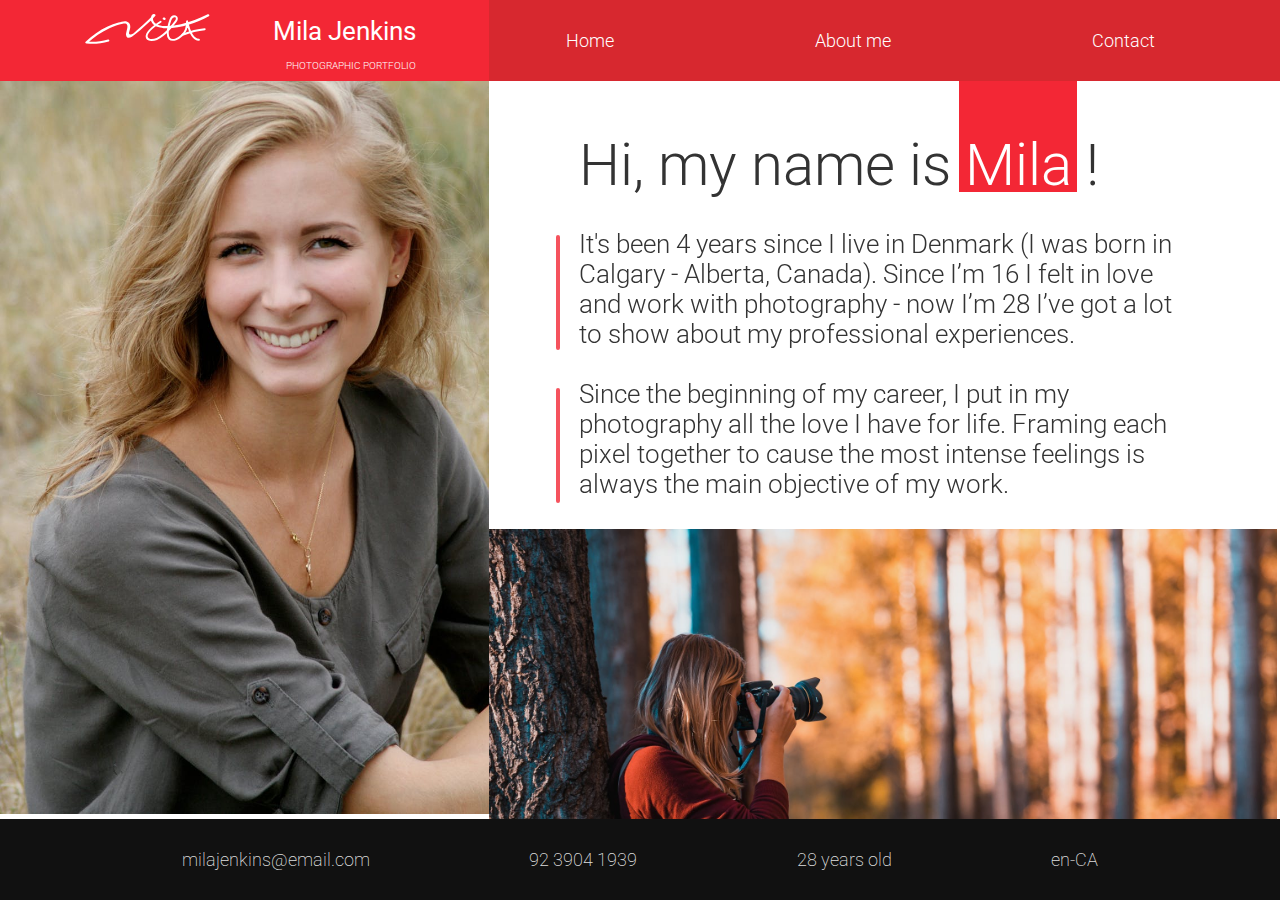
<file: aboutme.html>
<html>
        <head>
                <!--
                    THE META CHARSET MAKES YOUR PAGE TO ACCEPT SPECIAL CHARACTERS, LIKE ACCENTS.
                -->

                <title>About me</title>

                <meta charset="utf-8"/>
        
                <link rel="stylesheet" type="text/css" href="main.css" media="all"/>
        
                <link rel="stylesheet" href="jquery-ui-1.12.1.custom/jquery-ui.min.css">
        
                <!--
                    YOUR FONT-FAMILY
                    YOU CAN GET MORE AT FONTS.GOOGLE.COM
                -->
                <link href="https://fonts.googleapis.com/css?family=Roboto:100,300,400" rel="stylesheet">
        
                <meta name="viewport" content="width=device-width, initial-scale=1">
               
                <!--
                    FAVICON
                -->
                <link rel="icon" href="Assets/Icons/favicon.ico" />
        
                <!--
                    RESPONSIVE FEATURES
                -->
                <meta name="viewport" content="user-scalable=no, width=device-width, initial-scale=1.0" />
                
                <meta name="apple-mobile-web-app-capable" content="yes" />
        
        
            </head>

    <body>

        <div class="click_out">

        </div>

        <header class="top_bar">
            <section class="left_bar">
                <a href="index.html">
                    <img src="Assets/Icons/logo-01.svg"/>
                    <p>Mila Jenkins</p>
                </a>
            </section>

            <section class="right_bar">
                <a href="index.html"><p class="projects_button">Home</p></a>
                <a><p>About me</p></a>
                <a><p class="contact_button">Contact</p></a>
            </section>
        </header>

        <main class="mid_content">

            <section class="profile_about">
                <img class="profile_picture" src="Assets/Images/woman2.jpeg"/>

                <article class="text_box">
                    <h1>Hi, my name is <span class="mila_redback">Mila</span> !</h1>

                    <p class="about_p1">It's been 4 years since I live in Denmark (I was born in Calgary - Alberta, Canada). Since I’m 16 I felt in love and work with photography - now I’m 28 I’ve got a lot to show about my professional experiences.</p>

                    <p class="about_p2">Since the beginning of my career, I put in my photography all the love I have for life. Framing each pixel together to cause the most intense feelings is always the main objective of my work.</p>

                    <img src="Assets/Images/woman3.jpeg"/>
                    <img src="Assets/Images/woman4.jpeg"/>
                </article>
            </section>

            <section class="contact_window">
                    <p>milajenkins@email.com</p>
    
                    <form>
                        <label>Name</label>
                        <input type="text" class="name_form" name="name" placeholder="">
    
                        <label>E-mail</label>
                        <input type="text" class="email_form" name="email" placeholder="">
    
                        <label>Message</label>
                        <textarea type="text" class="textarea_form" name="name" placeholder=""></textarea>
    
                        <input class="botaoenviar" type="submit" value="Submit">
                    </form>
    
                    <!-- 
                        YOUR SOCIAL NETWORKS
                        YOU PUT THE URL (WITH 'HTPPS://' OR 'HTTP://') INSIDE 'HREF' IN THE <A> TAG.
                        iF YOU WANT, YOU CAN PUT 'TARGET="_BLANK"' NEXT TO HREF, SO THE LINK WILL OPEN A NEW TAB WHEN YOU CLICK IT.
                     -->
                    <article class="social_icons">
                        <a href="#"><img src="Assets/Icons/facebook.svg"/></a>
                        <a href="#"><img src="Assets/Icons/linkedin.svg"/></a>
                        <a href="#"><img src="Assets/Icons/flickr.svg"/></a>
                    </article>
                </section>

                
        </main>
        <footer class="footer">
            <p>milajenkins@email.com</p>
            <p>92 3904 1939</p>
            <p>28 years old</p>
            <p>en-CA</p>
        </footer>

        <script type="text/javascript" src="jquery-3.3.1.js"></script>
    
        <script type="text/javascript" src="main.js"></script>

        <script src="jquery-ui-1.12.1.custom/external/jquery/jquery.js"></script>
        
        <script src="jquery-ui-1.12.1.custom/jquery-ui.min.js"></script>
    </body>
</html>
</file>
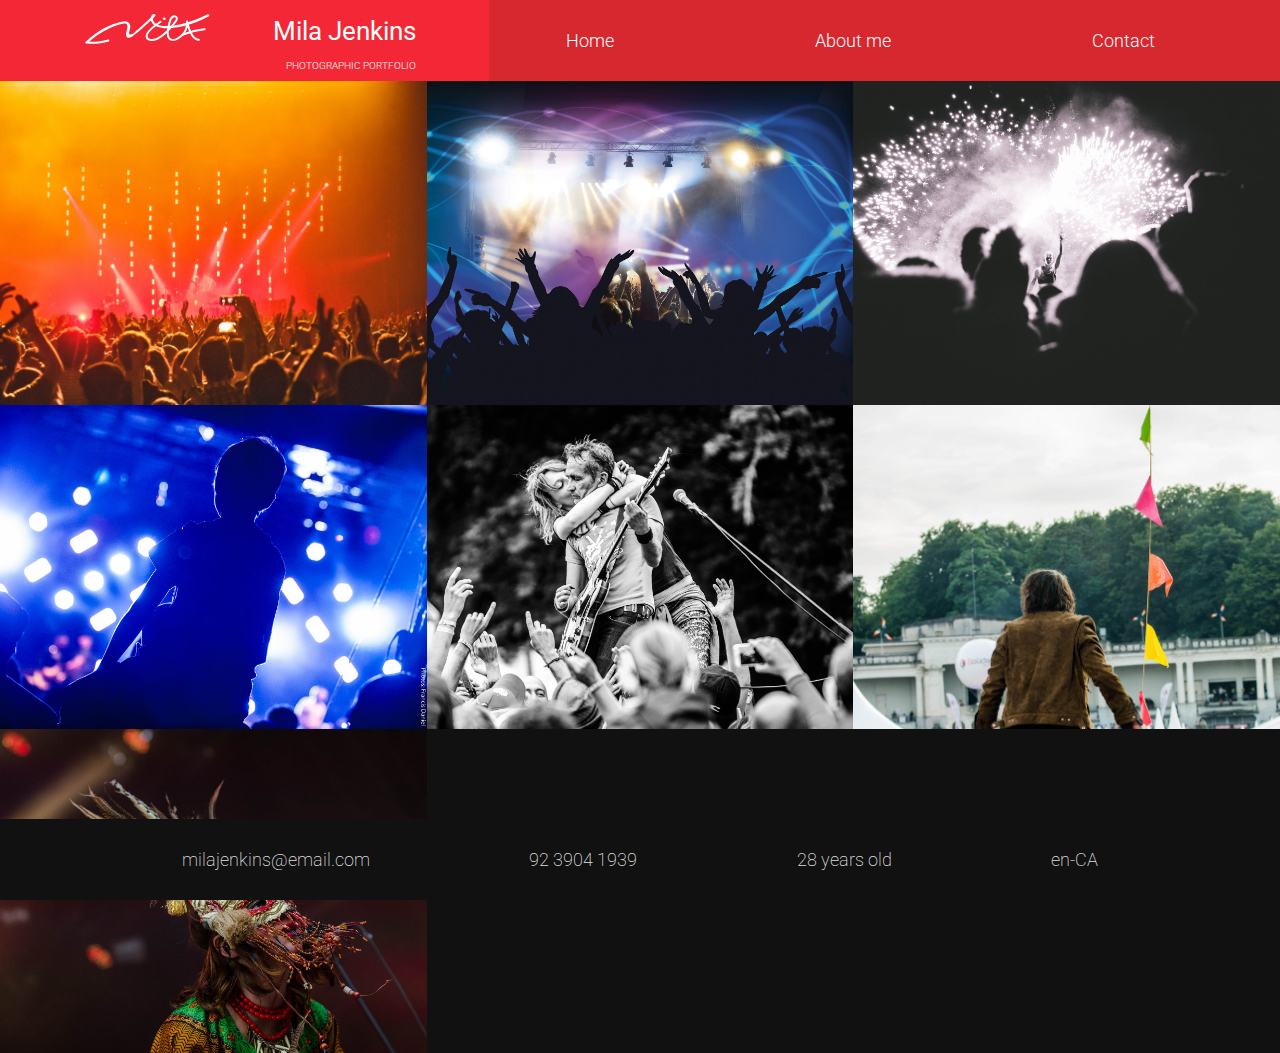
<file: Secondary Pages/concerts.html>
<!doctype html>

<html>
    <head>
        <!--
            THE META CHARSET MAKES YOUR PAGE TO ACCEPT SPECIAL CHARACTERS, LIKE ACCENTS.
        -->

        
        <title>Mila Jenkin's Portfolio</title>

        
        <meta charset="utf-8"/>

        <link rel="stylesheet" type="text/css" href="../Secondary Pages/secondary.css" media="all"/>

        <link rel="stylesheet" href="../jquery-ui-1.12.1.custom/jquery-ui.min.css">

        <!--
            YOUR FONT-FAMILY
            YOU CAN GET MORE AT FONTS.GOOGLE.COM
        -->
        <link href="https://fonts.googleapis.com/css?family=Roboto:100,300,400" rel="stylesheet">

        <meta name="viewport" content="width=device-width, initial-scale=1">
       
        <!--
            FAVICON
        -->
        <link rel="icon" href="../Assets/Icons/favicon.ico" />

        <!--
            RESPONSIVE FEATURES
        -->
        <meta name="viewport" content="user-scalable=no, width=device-width, initial-scale=1.0" />
        
        <meta name="apple-mobile-web-app-capable" content="yes" />



    </head>

    <body>

        <button class="leave_gallery">
            <p>Click anywhere to go back</p>
        </button>

        <header class="top_bar">
            <section class="left_bar">
                <a href="../index.html">
                    <img src="../Assets/Icons/logo-01.svg"/>
                    <p>Mila Jenkins</p>
                </a>
            </section>

            <section class="right_bar">
                <a href="../index.html"><p class="projects_button">Home</p></a>
                <a href="../aboutme.html"><p>About me</p></a>
                <a><p class="contact_button">Contact</p></a>
            </section>
        </header>

        <main class="mid_content">
            
                <section class="projects">
                        <div class="imgs_container">
        
                            <!-- "HIDDEN_GALLERY" IS THE ONE WHO SHOWS UP WHEN YOU CLICK IT'S CONTAINER -->
                                <section class="hidden_gallery">
                                        <img src="..\Assets\Images\Secondary Pages Imgs\Concerts\concerts1.jpeg"/>
                                </section>
        
                            <!-- I recommend each .main_img_selected img weight less than 150kb-->
                            <img class="main_img_selected" src="..\Assets\Images\Secondary Pages Imgs\Concerts\concerts1.jpeg"/>
                            
                            
                            <!--
                                THE TITLE OF THIS CONTAINER
                            -->
                            <div class="bottom_box">
                                <h3>Nemo enim ipsam voluptatem</h3>
                                <p>sed quia consequuntur magni dolores eos qui ratione voluptatem sequi nesciunt.</p>
                            </div>
                        </div>
        
                        <div class="imgs_container concerts">
                            
                                <section class="hidden_gallery">
                                        <img src="..\Assets\Images\Secondary Pages Imgs\Concerts\concerts2.jpeg"/>
                                </section>
        
                            <img class="main_img_selected" src="..\Assets\Images\Secondary Pages Imgs\Concerts\concerts2.jpeg"/>
                            
                            <div class="bottom_box">
                                <h3>Some Place You've Registered</h3>
                                <p>in 2014</p>
                            </div>
                        </div>
        
        
                        <div class="imgs_container">
        
                                <section class="hidden_gallery">
                                        <img src="..\Assets\Images\Secondary Pages Imgs\Concerts\concerts3.jpeg"/>
                                </section>
        
                            <img class="main_img_selected" src="..\Assets\Images\Secondary Pages Imgs\Concerts\concerts3.jpeg"/>
                            
                            <div class="bottom_box">
                                <h3>Another event I Fictionally Visited</h3>
                                <p>I don't know where</p>
                            </div>
                        </div>
        
        
                    
                        <div class="imgs_container">
        
                                <section class="hidden_gallery">
                                        <img src="..\Assets\Images\Secondary Pages Imgs\Concerts\concerts4.jpeg"/>
                                </section>
        
                            <img class="main_img_selected" src="..\Assets\Images\Secondary Pages Imgs\Concerts\concerts4.jpeg"/>
                            
                            <div class="bottom_box">
                                <h3>Excepteur sint occaecat cupidatat non proident</h3>
                                <p>amet, consectetur adipiscing elit...</p>
                            </div>
                        </div>
        
        
        
        
                        <div class="imgs_container">
        
                                <section class="hidden_gallery">
                                        <img src="..\Assets\Images\Secondary Pages Imgs\Concerts\concerts5.jpeg"/>
                                </section>
        
                            <img class="main_img_selected" src="..\Assets\Images\Secondary Pages Imgs\Concerts\concerts5.jpeg"/>
                            
                            <div class="bottom_box">
                                <h3>Lorem ipsum dolor sit amet</h3>
                                <p>ut aliquip ex ea commodo consequat. Duis aute irure dolor in reprehenderit in voluptate velit esse cillum dolore eu fugiat nulla pariatur.</p>
                            </div>
                        </div>
        
        
        
        
                        <div class="imgs_container">

                                <section class="hidden_gallery">
                                        <img src="..\Assets\Images\Secondary Pages Imgs\Concerts\concerts6.jpeg"/>
                                </section>

                            <img class="main_img_selected" src="..\Assets\Images\Secondary Pages Imgs\Concerts\concerts6.jpeg"/>
                            
                            <div class="bottom_box">
                                <h3>Lorem ipsum dolor sit amet</h3>
                                <p>ut aliquip ex ea commodo consequat. Duis aute irure dolor in reprehenderit in voluptate velit esse cillum dolore eu fugiat nulla pariatur.</p>
                            </div>
                        </div>
        
        
        
        
                        <div class="imgs_container">
        
                                <section class="hidden_gallery">
                                        <img src="..\Assets\Images\Secondary Pages Imgs\Concerts\concerts7.jpeg"/>
                                </section>
        
                            <img class="main_img_selected" src="..\Assets\Images\Secondary Pages Imgs\Concerts\concerts7.jpeg"/>
                            
                            <div class="bottom_box">
                                <h3>Lorem ipsum dolor sit amet</h3>
                                <p>ut aliquip ex ea commodo consequat. Duis aute irure dolor in reprehenderit in voluptate velit esse cillum dolore eu fugiat nulla pariatur.</p>
                            </div>
                        </div>
                    </section>


            <section class="contact_window">
                    <p>milajenkins@email.com</p>
    
                    <form>
                        <label>Name</label>
                        <input type="text" class="name_form" name="name" placeholder="">
    
                        <label>E-mail</label>
                        <input type="text" class="email_form" name="email" placeholder="">
    
                        <label>Message</label>
                        <textarea type="text" class="textarea_form" name="name" placeholder=""></textarea>
    
                        <input class="botaoenviar" type="submit" value="Submit">
                    </form>
    
                    <!-- 
                        YOUR SOCIAL NETWORKS
                        YOU PUT THE URL (WITH 'HTPPS://' OR 'HTTP://') INSIDE 'HREF' IN THE <A> TAG.
                        iF YOU WANT, YOU CAN PUT 'TARGET="_BLANK"' NEXT TO HREF, SO THE LINK WILL OPEN A NEW TAB WHEN YOU CLICK IT.
                     -->
                    <article class="social_icons">
                        <a href="#"><img src="../Assets/Icons/facebook.svg"/></a>
                        <a href="#"><img src="../Assets/Icons/linkedin.svg"/></a>
                        <a href="#"><img src="../Assets/Icons/flickr.svg"/></a>
                    </article>
                </section>

        </main>

        <footer class="footer">
            <p>milajenkins@email.com</p>
            <p>92 3904 1939</p>
            <p>28 years old</p>
            <p>en-CA</p>
        </footer>


        <!--
            SOME SCRIPTS BELOW, I DON'T THINK YOU SHOULD DELETE ANY OF'EM.  
        -->
        <script type="text/javascript" src="../jquery-3.3.1.js"></script>
    
        <script type="text/javascript" src="../main.js"></script>

        <script src="../jquery-ui-1.12.1.custom/external/jquery/jquery.js"></script>
        
        <script src="../jquery-ui-1.12.1.custom/jquery-ui.min.js"></script>

        
        <script>
            $('.imgs_container').click(function() {
                $(this).find('.bottom_box').finish().toggle()
            })

            $('.leave_gallery').click(function() {
                $('.imgs_container').find('.bottom_box').finish().fadeOut(300, 'easeOutCubic')
            })


        </script>
    </body>

    </html>
</file>
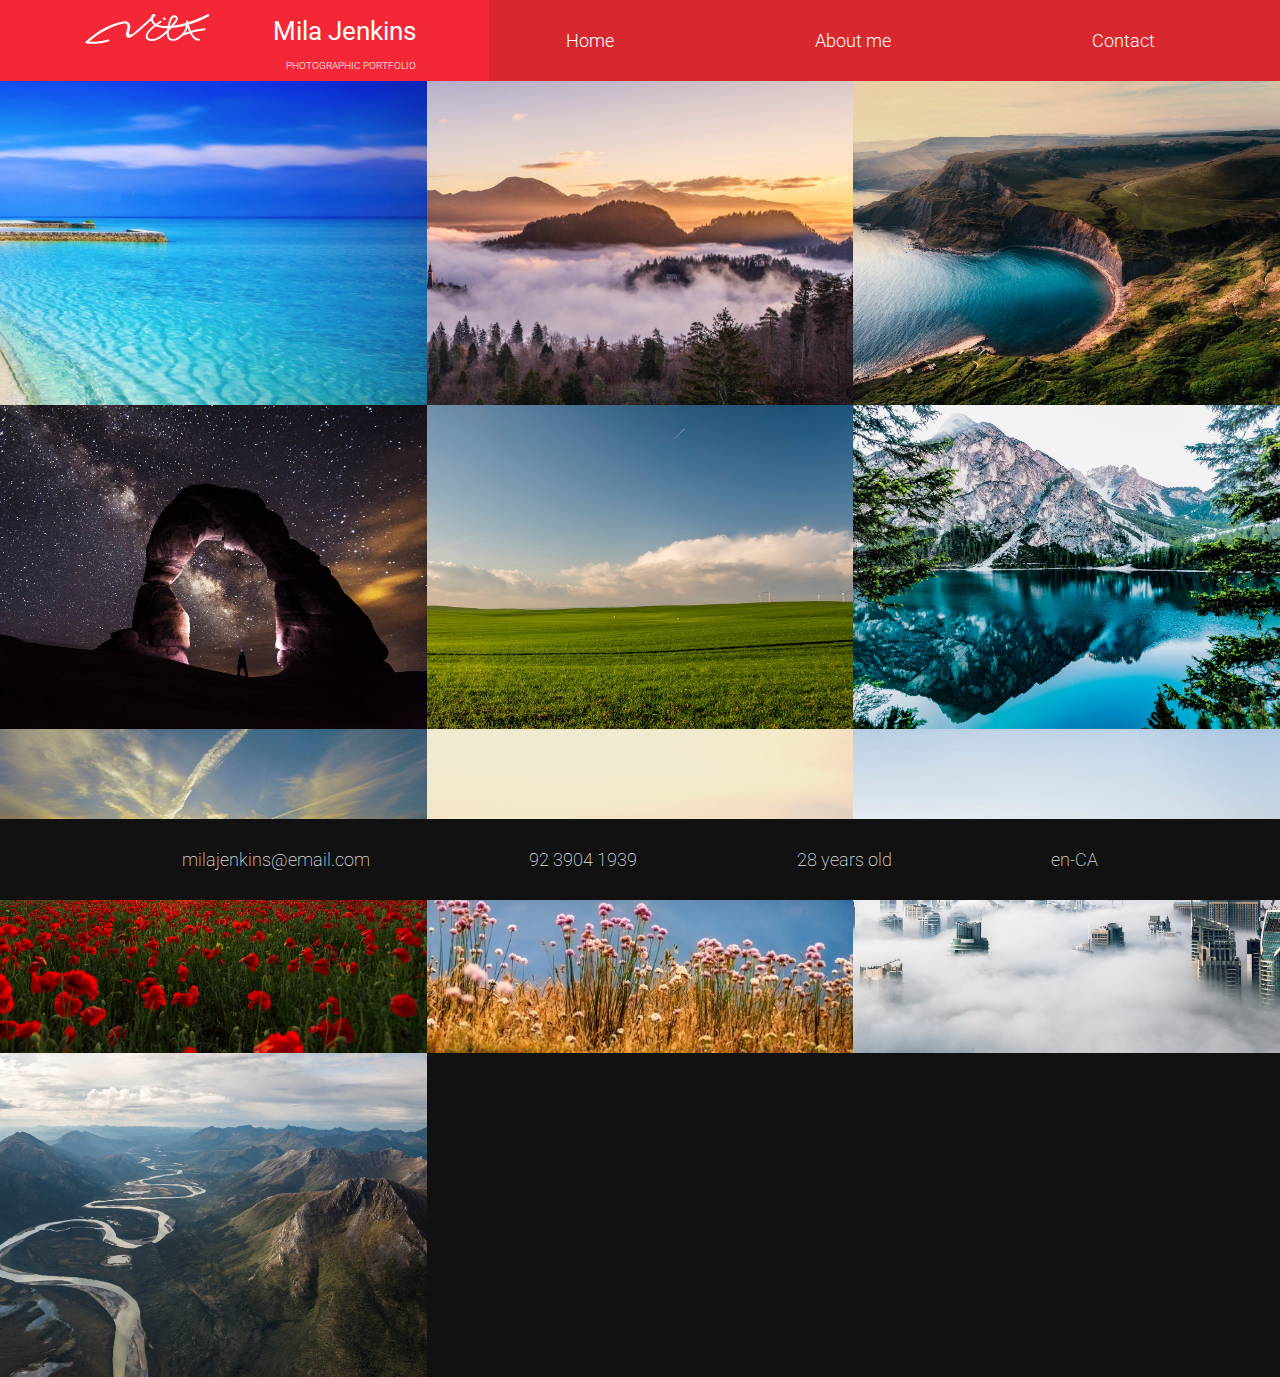
<file: Secondary Pages/landscape.html>
<!doctype html>

<html>
    <head>
        <!--
            THE META CHARSET MAKES YOUR PAGE TO ACCEPT SPECIAL CHARACTERS, LIKE ACCENTS.
        -->

        
        <title>Mila Jenkin's Portfolio</title>

        
        <meta charset="utf-8"/>

        <link rel="stylesheet" type="text/css" href="../Secondary Pages/secondary.css" media="all"/>

        <link rel="stylesheet" href="../jquery-ui-1.12.1.custom/jquery-ui.min.css">

        <!--
            YOUR FONT-FAMILY
            YOU CAN GET MORE AT FONTS.GOOGLE.COM
        -->
        <link href="https://fonts.googleapis.com/css?family=Roboto:100,300,400" rel="stylesheet">

        <meta name="viewport" content="width=device-width, initial-scale=1">
       
        <!--
            FAVICON
        -->
        <link rel="icon" href="../Assets/Icons/favicon.ico" />

        <!--
            RESPONSIVE FEATURES
        -->
        <meta name="viewport" content="user-scalable=no, width=device-width, initial-scale=1.0" />
        
        <meta name="apple-mobile-web-app-capable" content="yes" />



    </head>

    <body>

        <button class="leave_gallery">
            <p>Click anywhere to go back</p>
        </button>

        <header class="top_bar">
            <section class="left_bar">
                <a href="../index.html">
                    <img src="../Assets/Icons/logo-01.svg"/>
                    <p>Mila Jenkins</p>
                </a>
            </section>

            <section class="right_bar">
                <a href="../index.html"><p class="projects_button">Home</p></a>
                <a href="../aboutme.html"><p>About me</p></a>
                <a><p class="contact_button">Contact</p></a>
            </section>
        </header>

        <main class="mid_content">
            
                <section class="projects">
                        <div class="imgs_container">
        
                            <!-- "HIDDEN_GALLERY" IS THE ONE WHO SHOWS UP WHEN YOU CLICK IT'S CONTAINER -->
                                <section class="hidden_gallery">
                                        <img src="..\Assets\Images\Secondary Pages Imgs\Landscape\sec_landscape1.jpeg"/>
                                </section>
        
                            <!-- I recommend each .main_img_selected img weight less than 150kb-->
                            <img class="main_img_selected" src="..\Assets\Images\Secondary Pages Imgs\Landscape\sec_landscape1.jpeg"/>
                            
                            
                            <!--
                                THE TITLE OF THIS CONTAINER
                            -->
                            <div class="bottom_box">
                                <h3>Cabbage Beach - Paradise Island, Bahamas</h3>
                                <p>Lorem ipsum dolor sit amet, consectetur adipiscing elit, sed do eiusmod tempor incididunt ut labore et dolore magna aliqua.</p>
                            </div>
                        </div>
        
                        <div class="imgs_container concerts">
                            
                                <section class="hidden_gallery">
                                        <img src="..\Assets\Images\Secondary Pages Imgs\Landscape\sec_landscape2.jpeg"/>
                                </section>
        
                            <img class="main_img_selected" src="..\Assets\Images\Secondary Pages Imgs\Landscape\sec_landscape2.jpeg"/>
                            
                            <div class="bottom_box">
                                <h3>Some Place You've Registered</h3>
                                <p>in 2014</p>
                            </div>
                        </div>
        
        
                        <div class="imgs_container">
        
                                <section class="hidden_gallery">
                                        <img src="..\Assets\Images\Secondary Pages Imgs\Landscape\sec_landscape3.jpeg"/>
                                </section>
        
                            <img class="main_img_selected" src="..\Assets\Images\Secondary Pages Imgs\Landscape\sec_landscape3.jpeg"/>
                            
                            <div class="bottom_box">
                                <h3>Another Place</h3>
                                <p>Maybe Tasmania? 2012?</p>
                            </div>
                        </div>
        
        
                    
                        <div class="imgs_container">
        
                                <section class="hidden_gallery">
                                        <img src="..\Assets\Images\Secondary Pages Imgs\Landscape\sec_landscape4.jpeg"/>
                                </section>
        
                            <img class="main_img_selected" src="..\Assets\Images\Secondary Pages Imgs\Landscape\sec_landscape4.jpeg"/>
                            
                            <div class="bottom_box">
                                <h3>Oh My God, Look at this Sky!</h3>
                                <p>You can tell there's photoshop here, right? But there's nothing but the Australian beauty!</p>
                            </div>
                        </div>
        
        
        
        
                        <div class="imgs_container">
        
                                <section class="hidden_gallery">
                                        <img src="..\Assets\Images\Secondary Pages Imgs\Landscape\sec_landscape5.jpeg"/>
                                </section>
        
                            <img class="main_img_selected" src="..\Assets\Images\Secondary Pages Imgs\Landscape\sec_landscape5.jpeg"/>
                            
                            <div class="bottom_box">
                                <h3>Lorem ipsum dolor sit amet</h3>
                                <p>ut aliquip ex ea commodo consequat. Duis aute irure dolor in reprehenderit in voluptate velit esse cillum dolore eu fugiat nulla pariatur.</p>
                            </div>
                        </div>
        
        
        
        
                        <div class="imgs_container">

                                <section class="hidden_gallery">
                                        <img src="..\Assets\Images\Secondary Pages Imgs\Landscape\sec_landscape6.jpeg"/>
                                </section>

                            <img class="main_img_selected" src="..\Assets\Images\Secondary Pages Imgs\Landscape\sec_landscape6.jpeg"/>
                            
                            <div class="bottom_box">
                                <h3>Excepteur sint occaecat cupidatat non proident</h3>
                                <p>amet, consectetur adipiscing elit...</p>
                            </div>
                        </div>
        
        
        
        
                        <div class="imgs_container">
        
                            <section class="hidden_gallery">
                                    <img src="..\Assets\Images\Secondary Pages Imgs\Landscape\sec_landscape7.jpeg"/>
                            </section>
        
                            <img class="main_img_selected" src="..\Assets\Images\Secondary Pages Imgs\Landscape\sec_landscape7.jpeg"/>
                            
                            <div class="bottom_box">
                                <h3>Sed ut perspiciatis unde omnis iste natus error sit</h3>
                                <p>Ut enim ad minima veniam, quis nostrum exercitationem ullam corporis suscipit laboriosam, nisi ut aliquid ex ea commodi consequatur?</p>
                            </div>
                        </div>
        
        
        
        
                        <div class="imgs_container">
        
                                <section class="hidden_gallery">
                                        <img src="..\Assets\Images\Secondary Pages Imgs\Landscape\sec_landscape8.jpeg"/>
                                </section>
        
                            <img class="main_img_selected" src="..\Assets\Images\Secondary Pages Imgs\Landscape\sec_landscape8.jpeg"/>
                            
                            <div class="bottom_box">
                                <h3>Little Flowers</h3>
                                <p>With mountains behind it</p>
                            </div>
                        </div>
        
        
        
        
                        <div class="imgs_container">
        
                                <section class="hidden_gallery">
                                        <img src="..\Assets\Images\Secondary Pages Imgs\Landscape\sec_landscape9.jpeg"/>
                                </section>
        
                            <img class="main_img_selected" src="..\Assets\Images\Secondary Pages Imgs\Landscape\sec_landscape9.jpeg"/>
                            
                            <div class="bottom_box">
                                    <h3>A Big City</h3>
                                    <p>That's a nice shoot!</p>
                            </div>
                        </div>




                        <div class="imgs_container">
        
                                <section class="hidden_gallery">
                                        <img src="..\Assets\Images\Secondary Pages Imgs\Landscape\sec_landscape10.jpeg"/>
                                </section>
        
                            <img class="main_img_selected" src="..\Assets\Images\Secondary Pages Imgs\Landscape\sec_landscape10.jpeg"/>
                            
                            <div class="bottom_box">
                                    <h3>Nemo enim ipsam voluptatem</h3>
                                    <p>sed quia consequuntur magni dolores eos qui ratione voluptatem sequi nesciunt.</p>
                            </div>
                        </div>
                    </section>


            <section class="contact_window">
                    <p>milajenkins@email.com</p>
    
                    <form>
                        <label>Name</label>
                        <input type="text" class="name_form" name="name" placeholder="">
    
                        <label>E-mail</label>
                        <input type="text" class="email_form" name="email" placeholder="">
    
                        <label>Message</label>
                        <textarea type="text" class="textarea_form" name="name" placeholder=""></textarea>
    
                        <input class="botaoenviar" type="submit" value="Submit">
                    </form>
    
                    <!-- 
                        YOUR SOCIAL NETWORKS
                        YOU PUT THE URL (WITH 'HTPPS://' OR 'HTTP://') INSIDE 'HREF' IN THE <A> TAG.
                        iF YOU WANT, YOU CAN PUT 'TARGET="_BLANK"' NEXT TO HREF, SO THE LINK WILL OPEN A NEW TAB WHEN YOU CLICK IT.
                     -->
                    <article class="social_icons">
                        <a href="#"><img src="../Assets/Icons/facebook.svg"/></a>
                        <a href="#"><img src="../Assets/Icons/linkedin.svg"/></a>
                        <a href="#"><img src="../Assets/Icons/flickr.svg"/></a>
                    </article>
                </section>

        </main>

        <footer class="footer">
            <p>milajenkins@email.com</p>
            <p>92 3904 1939</p>
            <p>28 years old</p>
            <p>en-CA</p>
        </footer>


        <!--
            SOME SCRIPTS BELOW, I DON'T THINK YOU SHOULD DELETE ANY OF'EM.  
        -->
        <script type="text/javascript" src="../jquery-3.3.1.js"></script>
    
        <script type="text/javascript" src="../main.js"></script>

        <script src="../jquery-ui-1.12.1.custom/external/jquery/jquery.js"></script>
        
        <script src="../jquery-ui-1.12.1.custom/jquery-ui.min.js"></script>

        
        <script>
            $('.imgs_container').click(function() {
                $(this).find('.bottom_box').finish().toggle()
            })

            $('.leave_gallery').click(function() {
                $('.imgs_container').find('.bottom_box').finish().fadeOut(300, 'easeOutCubic')
            })

        </script>
    </body>

    </html>
</file>
<file: main.css>
* {
    margin:0;
    padding:0;
}

html {
    width:100%;
    height:100%;
}

body {
    font-family: 'Roboto', sans-serif;
    font-size: 2vw;
}

a:hover, a:visited, a:link, a:active
{
    text-decoration: none;
    color:inherit;
}

.click_out {
    position: fixed;
    top: 9vh;
    right: 23.6%;
    bottom: 0;
    left: 0;
    z-index: 100;
    display: none;
}

.low_brightness {
    -webkit-filter:brightness(0.1);
            filter:brightness(0.1);
}

/* === HEADER === */

.top_bar {
    position:fixed;
    z-index: 2;
    width: 100%;
    -webkit-transition:1s ease;
    -o-transition:1s ease;
    transition:1s ease;
}

.hidden_top_bar {
    -webkit-transform: translateY(-100%);
        -ms-transform: translateY(-100%);
            transform: translateY(-100%);
    -webkit-transition:0.5s ease;
    -o-transition:0.5s ease;
    transition:0.5s ease;
}

.left_bar, .right_bar {
    position:relative;
    top:0;
    height:9vh;
    float:left;
}

.top_bar .left_bar {
    width: 38.2%;
    left: 0;
    background: #F32735;
}

.top_bar .right_bar {
    width: 61.8%;
    right:0;
    background:#D7282F;
}

/* === MAIN LOGO === */

.left_bar img {
    position: absolute;
    top: 15%;
    bottom: 15%;
    right: 0;
    left: 15%;
    width: 30%;
    cursor: pointer;
}

.left_bar p {
    position: absolute;
    right: 15%;
    line-height: 7vh;
    color: white;
    font-size: 1em;
    cursor: default;
    cursor: pointer;
}

.left_bar::after {
    content:"PHOTOGRAPHIC PORTFOLIO";
    color: white;
    font-size: 0.389em;
    position: absolute;
    font-weight: 300;
    right: 15%;
    bottom: 12%;
}

.right_bar {
    display:-webkit-inline-box;
    display:-ms-inline-flexbox;
    display:inline-flex;
}

.right_bar a {
    margin: 0 auto 0 6vw;
    line-height: 9vh;
    color: white;
    font-weight: 300;
    font-size: 0.7em;
    cursor: pointer;
}

    .right_bar a:hover {
        background:#fff1;
    }



/* === FOOTER === */

.footer {
    position:fixed;
    right:0;
    left:0;
    top:91%;
    bottom:0;
    background:#111;
    display: -webkit-inline-box;
    display: -ms-inline-flexbox;
    display: inline-flex;
    padding: 0 8vw;
    z-index: 2;
    -webkit-transition:0.5s ease;
    -o-transition:0.5s ease;
    transition:0.5s ease;
}

.hidden_footer {
    -webkit-transform: translateY(100%);
        -ms-transform: translateY(100%);
            transform: translateY(100%);
    -webkit-transition:0.5s ease;
    -o-transition:0.5s ease;
    transition:0.5s ease;
}

.footer p {
    color: #ddd;
    font-size: 18px;
    font-weight: 200;
    line-height:9vh;
    margin: 0 auto;
}


/* === MAIN CONTENT === */

.mid_content {
    position: absolute;
    top: 9vh;
    bottom: 9vh;
    right: 0;
    left: 0;
    background: #fff;
}


.mid_content_noscroll {
    overflow-y:hidden !important;
}

.image_container {
    position: fixed;
    background-image: url(Assets/Images/woman.jpeg);
    background-size: 70%;
    background-position: 100% 40%;
    background-repeat: no-repeat;
    top: -40%;
    right: 0;
    bottom: 0;
    left: 0;
    opacity: 0.8;
    z-index: 0;
    -webkit-animation:background_move 8s ease-in-out alternate infinite;
            animation:background_move 8s ease-in-out alternate infinite;
}


/* === ANIMATION THAT MOVES THE BACKGROUND IMAGE === */
                @-webkit-keyframes background_move {
                    0% {
                        -webkit-transform:translate(0);
                                transform:translate(0);
                        opacity: 0.8;
                        -webkit-filter:blur(0.2px);
                                filter:blur(0.2px);
                    }

                    100% {
                        -webkit-transform:translate(70px, 50px);
                                transform:translate(70px, 50px);
                        opacity: 0.4;
                        -webkit-filter:blur(3px);
                                filter:blur(3px);
                    }
                }

                @keyframes background_move {
                    0% {
                        -webkit-transform:translate(0);
                                transform:translate(0);
                        opacity: 0.8;
                        -webkit-filter:blur(0.2px);
                                filter:blur(0.2px);
                    }

                    100% {
                        -webkit-transform:translate(70px, 50px);
                                transform:translate(70px, 50px);
                        opacity: 0.4;
                        -webkit-filter:blur(3px);
                                filter:blur(3px);
                    }
                }

/* === KINDS OF JOB === */


.projects {
    position: absolute;
    z-index: 1;
    left: 0;
    right: 0;
    bottom: 0;
    top: 32vh;
    -webkit-transition:0.5s ease;
    -o-transition:0.5s ease;
    transition:0.5s ease;
}

.project_up {
    -webkit-transform:translateY(-32vh);
        -ms-transform:translateY(-32vh);
            transform:translateY(-32vh);
    -webkit-transition:0.3s ease;
    -o-transition:0.3s ease;
    transition:0.3s ease;
}

.project_up_responsive {
    -webkit-transform:translateY(-48vh);
        -ms-transform:translateY(-48vh);
            transform:translateY(-48vh);
    -webkit-transition:0.3s ease;
    -o-transition:0.3s ease;
    transition:0.3s ease;
}

.projects .imgs_container {
    position: relative;
    height: 36vh;
    width: calc(100%/3);
    float: left;
    overflow: hidden;
}

        .projects .imgs_container:hover {
            cursor:pointer;
            -webkit-transition:0.2s ease;
            -o-transition:0.2s ease;
            transition:0.2s ease;
        }

        .projects .imgs_container:hover .main_img_selected {
            position: relative;
            -webkit-transition: 0.5s ease;
            -o-transition: 0.5s ease;
            transition: 0.5s ease;
            -webkit-transform: scale(1.1);
                -ms-transform: scale(1.1);
                    transform: scale(1.1);
        }

        .projects .imgs_container:hover .bottom_box {
            background:#000a;
            -webkit-transition:0.2s ease;
            -o-transition:0.2s ease;
            transition:0.2s ease;
            line-height: 8vh;
        }

        .projects .imgs_container:nth-last-child(1) {
            margin-bottom: 9vh;
        }

        .main_img_selected {
            -webkit-transition:1s ease;
            -o-transition:1s ease;
            transition:1s ease;

        }

.projects img {
    height: 100%;
    width: 100%;
    margin: 0;
    float: left;
    -o-object-fit: cover;
       object-fit: cover;
    -o-object-position: 100% 10%;
       object-position: 100% 10%;
       
       outline:solid 0px #fff0;
}


/* === BOTTOM BOX IS THE DARK BLOCK IN THE BOTTOM OF EVERY .PROJECTS IMG === */

.bottom_box {
    position: absolute;
    bottom: 0;
    left: 0;
    right: 0;
    text-align: center;
    width: 38.2%;
    margin: 0 auto;
    background:rgba(0,0,0,0.34);
    color: white;
    line-height: 6vh;
    font-size: 20px;
    display: block;
    font-weight: 300;
    -webkit-transition:0.5s ease;
    -o-transition:0.5s ease;
    transition:0.5s ease;
}

.main_quote {
    position: absolute;
    z-index: 1;
    top: 5vh;
    left: 8vw;
    right: 50%;
    cursor: default;
}

.main_quote div {
    display:none;
}

.main_quote h2, .main_quote p {
    color:#555;
    font-weight: 300;
}

    .main_quote h2 {
        font-size: 1.1em;
        line-height: 120%;
        text-shadow: -3px 2px 4px #0002;
    }

    .main_quote p {
        position: absolute;
        bottom: 10%;
        top: 15vh;
        font-size: 0.6em;
        text-align: left;
    }


/* === CONTACT WINDOW === */

.contact_window {
    z-index: 10;
    position: fixed;
    right: 0;
    width: 23.6%;
    height: 100%;
    height: 91%;
    background: -webkit-gradient(linear, left top, left bottom, from(#F32735), to(#820000));
    background: -webkit-linear-gradient(top, #F32735, #820000);
    background: -o-linear-gradient(top, #F32735, #820000);
    background: linear-gradient(180deg, #F32735, #820000);
    -webkit-transform: translateY(-140%);
        -ms-transform: translateY(-140%);
            transform: translateY(-140%);
    -webkit-transition:0.5s ease;
    -o-transition:0.5s ease;
    transition:0.5s ease;
}

.contact_window_down {
    -webkit-transform: translateY(0%) !important;
        -ms-transform: translateY(0%) !important;
            transform: translateY(0%) !important;
    -webkit-transition:0.4s ease;
    -o-transition:0.4s ease;
    transition:0.4s ease;
}

.contact_window p {
    color: white;
    position: absolute;
    top: 4%;
    left: 0;
    right: 0;
    text-align: center;
    font-weight: 300;
    font-size: 0.7em;
}


.contact_window form {
    position: absolute;
    right: 10%;
    top: 10%;
    left: 10%;
    text-align: center;
}

.contact_window label {
    display: block;
    color: white;
    font-weight: 300;
    font-size: 0.8em;
}

.contact_window input {
    border: none;
    height: 5vh;
    margin-bottom: 13px;
    width: 95%;
    padding-left: 5%;
    font-size:16px;
    border-radius: 2px;
}

input:focus, textarea:focus {
    outline:none;
}

.contact_window textarea {
    min-width: 95%;
    max-width: 95%;
    padding-left: 5%;
    padding-top: 5%;
    height: 100px;
    min-height: 100px;
    max-height: 400px;
    margin-top: 7px;
    overflow: auto;
    font-size:16px;
    float: left;
    border-radius: 2px;
    border: none;
}

.contact_window form .botaoenviar {
    background: rgba(0,0,0,0.34);
    color: white;
    float: left;
    width: 100%;
    cursor: pointer;
}

.contact_window form .botaoenviar:hover {
    background:#0003;
}

/* === SOCIAL NETWORK ICONS IN CONTACT WINDOW === */
.social_icons {
    position: absolute;
    bottom: 0;
    right: 0;
    left: 0;
    height: 24%;
    padding: 0 10%;
    background: rgba(0,0,0,0.34);
    display: -webkit-box;
    display: -ms-flexbox;
    display: flex;
}

.social_icons a {
    margin: 0 auto;
    height: 90%;
    width: auto;
}

.social_icons a img {
    width: unset;
    height: 40%;
    margin: 40% auto 0 auto;
    position: relative;
    cursor:pointer;
}

/* === GALLERY THAT SHOW UP WHEN YOU CLICK IN THE MAIN PHOTO === */

.hidden_gallery {
    width: 100%;
    z-index: 2;
    height: auto;
    display: none;
    position: fixed;
    overflow: auto;
    top: 0;
    left: 0;
    right: 0;
    bottom: 0;
    color: white;
}

.hidden_gallery img {
    height: auto;
    width: 100%;
}


/* === ABOUT ME === */


.profile_about .profile_picture {
    position: fixed;
    left: 0;
    right: 61.8%;
    top: 9vh;
    bottom: 0;
    width: 38.2%;
}

.text_box {
    position: absolute;
    top: 0;
    right: 0;
    left: 38.2%;
    bottom: 0;
    height: auto;
    overflow: auto;
    padding: 4% 8% 0 7%;
    overflow-x: hidden;
    z-index: 1;
    cursor: default;
}

.about_p1::before {
    top: 12vw;
}

.about_p2::before, .about_p1::before {
    content: "";
    position: absolute;
    background: #F32735;
    height: 9vw;
    width: 4px;
    left: 8.5%;
    border-radius: 10px;
    z-index: 1;
    opacity: 0.8;
}


.about_p2::before {
    top: 24vw;
}

.text_box h1 {
    color: #333;
    font-weight: 300;
    font-size: 2.25em;
    position: relative;
}

.text_box p {
    margin: 5% 0;
    font-weight: 300;
    color:#333;
}
.text_box img {
    width: 61.8vw;
    position: relative;
    left: -15.5%;
    z-index: 5;
}

.mila_redback {
    z-index: 2;
    position: relative;
    color: white;
}

.mila_redback::before {
    content: "";
    background: #F32735;
    height: 240%;
    width: 110%;
    margin-left: -5%;
    top: -150%;
    position: absolute;
    z-index: -1;
}

/* === SCROLLBAR === */

::-webkit-scrollbar {
    width: 0px;
    background: lightgrey;
}

-moz-scrollbar-track {
    width:0px;
}

::-webkit-scrollbar-track {
    border-radius: 10px;
}

-moz-scrollbar-track {
    border-radius: 10px;
}

::-webkit-scrollbar-thumb {
    background: grey;
}

::-webkit-scrollbar-thumb:window-inactive {
    background: lightgray;
}

.leave_gallery {
    position: fixed;
    top: 9%;
    left: 5%;
    color: white;
    margin: 0 auto;
    z-index: 1000;
    border: none;
    font-size: 0.7em;
    font-family: 'Roboto', sans-serif;
    background: none;
    display:none;
    text-shadow: 0 0 20px black;
    font-weight: 100;
    cursor:pointer;
}


.leave_gallery:focus {
    outline: 0;
}

.leave_gallery_toggle {
    overflow-y: hidden;
}

.see_more {
    height: 8vh;
    line-height: 8vh;
    position: fixed;
    left: 0;
    right: 0;
    bottom: 0;
    background: rgba(215, 40, 47, 0.7);
    border: none;
    font-weight: 300;
    font-size: 1em;
    text-align: center;
    -webkit-transition:0.3s ease;
    -o-transition:0.3s ease;
    transition:0.3s ease;
    display:none;
}

.see_more:hover {
    background:#D7282F;
    height: 12vh;
    line-height: 12vh;
}

.expand_gallery {
    top:0%;
}


/* === SECONDARY PAGES (where you can put more of your work) === */


/* === You can change width of .sec_img_container to make it 3 images per line, instead of four. All you need to do is change calc(100%/4) to calc(100%/3) or whatever number you want === */

.sec_img_container {
    width: calc(100%/3);
    height: calc(100%/2);
    float:left;
    position: relative;
    cursor: pointer;
}

.sec_img_container:hover img {
    -webkit-filter:brightness(1.2);
            filter:brightness(1.2);
}

.full_img {
    position: absolute;
    z-index: 100;
    width: 100vw !important;
    height: 100vh !important;
}

.sec_img_noheight {
    height: 0 !important;
    -webkit-transition:1s ease;
    -o-transition:1s ease;
    transition:1s ease;
}

.sec_img_container img {
    width: 100%;
    height: 100%;
    -o-object-fit: cover;
       object-fit: cover;
}

.details_div {
    position: absolute;
    display:none;
    bottom: 0;
    color: white;
    background: rgba(0,0,0,0.34);
    padding: 3%;
}























/* === RESPONSIVENESS === */




/* === CONFIGURATION FOR SCREENS WITH LESS THAN 620px === */

@media screen and (max-width: 550px) {

    .top_bar .left_bar {
        width: 100%;
    }

    .top_bar .right_bar {
        width: 100%;
        height: 10vw;
    }

        .left_bar img {
            top:15%;
            bottom: 20%;
            right: 0;
            left: 5%;
            width: 40%;
        }

        .left_bar p {
            right: 10%;
            font-size: 3.5em;
            line-height: 11vw;
        }

        .right_bar a {
            margin: 0 auto;
            font-size: 3em;
            line-height: 10vw;
        }

    .image_container {
        background-size: 91vh;
        background-position: 30% 100%;
        -webkit-animation:none;
                animation:none;
        opacity:0.6;
        height: 110%;
        bottom: unset;
    }

    .main_quote {
        right: 50%;
        bottom: unset;
        -webkit-animation: none;
                animation: none;
        top: 10%;
    }

        .main_quote h2 {
            font-size: 3em;
            letter-spacing: -0.5px;
            font-weight: 300;
        }

        .main_quote p {
            bottom: unset;
            right:unset;
            top: 105%;
            font-size: 2.5em;
            font-weight: 300;
            letter-spacing: 0;
            text-align: left;
        }

    .projects .imgs_container {
        height: 30vh;
        width: 100%;
    }

    .footer {
        display:-ms-grid;
        display:grid;
    }

    .contact_window {
        width: 100%;
        height: 78%;
        top: 23.7vw;
        z-index: 2;
    }

    .contact_window_down {
        transform: translateY(-160%);
    }

        .contact_window p {
            font-size: 3em;
            top:4vw;
        }

        .contact_window label {
            font-size: 3em;
        }

        .contact_window input {
            height: 5vh;
            font-size: 20px;
        }

        .contact_window form {
            top: 12%;
        }

        .social_icons {
            top: 81%;
        }

        .social_icons a img {
            width: 16vw;
            height: 14vh;
            margin: 7% auto 0 auto;
        }

        .hidden_gallery {
            position: fixed;
            height: auto;
        }

        .leave_gallery {
            top: 6%;
            left:10%;
            bottom:unset;
        }

        .left_bar {
            -webkit-box-shadow: inset 0 -3px 0 white;
                    box-shadow: inset 0 -3px 0 white;
            height: 14vw;
        }

        .profile_about .profile_picture {
            -webkit-mask-image: -webkit-gradient(linear, left bottom, left top, from(transparent), to(#fff));
            -webkit-mask-image: -webkit-linear-gradient(bottom, transparent, #fff);
            right:0;
            width:100%;
        }

        .text_box {
            left:0;
            top: 2vw;
        }

        .text_box h1 {
            font-weight: 400;
            font-size: 4.5em;
        }

        .text_box p {
            font-weight: 400;
            font-size: 3em;
        }

        .text_box img {
            width: 100%;
            position: relative;
            left: 0;
            margin-bottom: 2vh;
        }

        .profile_about .profile_picture {
            opacity:0.6;
        }

        .leave_gallery p {
            font-size: 4vw;
            padding: 10px 7px;
            width: 100%;
            background: #000a;
        }

        .mid_content {
            top: 22vw;
            bottom: 9vh;
        }


        .projects {
            top: 48vh;
        }

        .see_more {
            font-size: 6vw;
            background: #D7282F55;
        }

        .contact_window textarea {
            height: 15vw;
            min-height: 15vw;
            max-height: 20vw;
        }

        
.left_bar::after {
    color: white;
    font-size: 1.35em;
    right: 10%;
    font-weight: 200;
}

.about_p1::before {
    top: 20vw;
}

.about_p2::before {
    top: 68vw;
}

.about_p2::before, .about_p1::before {
    height: 42vw;
    left: 3%;
    width:1vw;
}

    
}
</file>
<file: Secondary Pages/secondary.css>
/*
    This .CSS file is almost equal to the main one in many ways, with some modifications and removal of unnecessary code for the secondary pages.
*/

* {
    margin:0;
    padding:0;
}

html {
    width:100%;
    height:100%;
}

body {
    font-family: 'Roboto', sans-serif;
    font-size: 2vw;
    background:#111;
}

a:hover, a:visited, a:link, a:active
{
    text-decoration: none;
    color:inherit;
}

.click_out {
    position: fixed;
    top: 9vh;
    right: 23.6%;
    bottom: 0;
    left: 0;
    z-index: 100;
    display: none;
}

/* === HEADER === */

.top_bar {
    position:fixed;
    z-index: 2;
    width: 100%;
}

.left_bar, .right_bar {
    position:relative;
    top:0;
    height:9vh;
    float:left;
}

.top_bar .left_bar {
    width: 38.2%;
    left: 0;
    background: #F32735;
}

.top_bar .right_bar {
    width: 61.8%;
    right:0;
    background:#D7282F;
}

/* === MAIN LOGO === */

.left_bar img {
    position: absolute;
    top: 15%;
    bottom: 15%;
    right: 0;
    left: 15%;
    width: 30%;
    cursor: pointer;
}

.left_bar p {
    position: absolute;
    right: 15%;
    line-height: 7vh;
    color: white;
    font-size: 1em;
    cursor: default;
    cursor: pointer;
}

.left_bar::after {
    content:"PHOTOGRAPHIC PORTFOLIO";
    color: white;
    font-size: 0.389em;
    position: absolute;
    font-weight: 300;
    right: 15%;
    bottom: 12%;
}

.right_bar {
    display:-webkit-inline-box;
    display:-ms-inline-flexbox;
    display:inline-flex;
}

.right_bar a {
    margin: 0 auto 0 6vw;
    line-height: 9vh;
    color: white;
    font-weight: 300;
    font-size: 0.7em;
    cursor: pointer;
}

    .right_bar a:hover {
        background:#fff1;
    }



/* === FOOTER === */

.footer {
    position:fixed;
    right:0;
    left:0;
    top:91%;
    bottom:0;
    background:#111;
    display: -webkit-inline-box;
    display: -ms-inline-flexbox;
    display: inline-flex;
    padding: 0 8vw;
    z-index: 2;
    -webkit-transition:0.5s ease;
    -o-transition:0.5s ease;
    transition:0.5s ease;
}

.hidden_footer {
    -webkit-transform: translateY(100%);
        -ms-transform: translateY(100%);
            transform: translateY(100%);
    -webkit-transition:0.5s ease;
    -o-transition:0.5s ease;
    transition:0.5s ease;
}

.footer p {
    color: #ddd;
    font-size: 18px;
    font-weight: 200;
    line-height:9vh;
    margin: 0 auto;
}


/* === MAIN CONTENT === */

.mid_content {
    position: absolute;
    top: 9vh;
    bottom: 9vh;
    right: 0;
    left: 0;
}

.image_container {
    position: absolute;
    background-image: url(Assets/Images/woman.jpeg);
    background-size: 70%;
    background-position: 100% 180%;
    background-repeat: no-repeat;
    top: 0;
    right: 0;
    bottom: 0;
    left: 0;
    opacity: 0.8;
    z-index: 0;
    -webkit-animation:background_move 8s ease-in-out alternate infinite;
            animation:background_move 8s ease-in-out alternate infinite;
}


/* === CONTACT WINDOW === */

.contact_window {
    z-index: 10;
    position: fixed;
    right: 0;
    width: 23.6%;
    height: 100%;
    height: 91%;
    background: -webkit-gradient(linear, left top, left bottom, from(#F32735), to(#820000));
    background: -webkit-linear-gradient(top, #F32735, #820000);
    background: -o-linear-gradient(top, #F32735, #820000);
    background: linear-gradient(180deg, #F32735, #820000);
    -webkit-transform: translateY(-140%);
        -ms-transform: translateY(-140%);
            transform: translateY(-140%);
    -webkit-transition:0.5s ease;
    -o-transition:0.5s ease;
    transition:0.5s ease;
}

.contact_window_down {
    -webkit-transform: translateY(0%) !important;
        -ms-transform: translateY(0%) !important;
            transform: translateY(0%) !important;
    -webkit-transition:0.4s ease;
    -o-transition:0.4s ease;
    transition:0.4s ease;
}

.contact_window p {
    color: white;
    position: absolute;
    top: 4%;
    left: 0;
    right: 0;
    text-align: center;
    font-weight: 300;
    font-size: 0.7em;
}


.contact_window form {
    position: absolute;
    right: 10%;
    top: 10%;
    left: 10%;
    text-align: center;
}

.contact_window label {
    display: block;
    color: white;
    font-weight: 300;
    font-size: 0.8em;
}

.contact_window input {
    border: none;
    height: 5vh;
    margin-bottom: 13px;
    width: 95%;
    padding-left: 5%;
    font-size:16px;
    border-radius: 2px;
}

input:focus, textarea:focus {
    outline:none;
}

.contact_window textarea {
    min-width: 95%;
    max-width: 95%;
    padding-left: 5%;
    padding-top: 5%;
    height: 100px;
    min-height: 100px;
    max-height: 400px;
    margin-top: 7px;
    overflow: auto;
    font-size:16px;
    float: left;
    border-radius: 2px;
    border: none;
}

.contact_window form .botaoenviar {
    background: rgba(0,0,0,0.34);
    color: white;
    float: left;
    width: 100%;
    cursor: pointer;
}

.contact_window form .botaoenviar:hover {
    background:#0003;
}

/* === SOCIAL NETWORK ICONS IN CONTACT WINDOW === */
.social_icons {
    position: absolute;
    bottom: 0;
    right: 0;
    left: 0;
    height: 24%;
    padding: 0 10%;
    background: rgba(0,0,0,0.34);
    display: -webkit-box;
    display: -ms-flexbox;
    display: flex;
}

.social_icons a {
    margin: 0 auto;
    height: 90%;
    width: 15%;
}

.social_icons a img {
    width: unset;
    height: 40%;
    margin: 40% auto 0 auto;
    position: relative;
    cursor:pointer;
}

/* === GALLERY THAT SHOW UP WHEN YOU CLICK IN THE MAIN PHOTO === */

.hidden_gallery {
    width: 100%;
    z-index: 2;
    height: auto;
    display: none;
    position: fixed;
    overflow-y: auto;
    top: 0;
    left: 0;
    right: 0;
    bottom: 0;
    color: white;
}

.hidden_gallery img {
    height: auto;
    width: 100%;
}

/* === SCROLLBAR === */

::-webkit-scrollbar {
    width: 0px;
    background: lightgrey;
}

-moz-scrollbar-track {
    width:0px;
}

::-webkit-scrollbar-track {
    border-radius: 10px;
}

-moz-scrollbar-track {
    border-radius: 10px;
}

::-webkit-scrollbar-thumb {
    background: grey;
}

::-webkit-scrollbar-thumb:window-inactive {
    background: lightgray;
}

.leave_gallery {
    position: fixed;
    top: 9%;
    left: 5%;
    color: white;
    margin: 0 auto;
    z-index: 1000;
    border: none;
    font-size: 0.7em;
    font-family: 'Roboto', sans-serif;
    background: none;
    display: none;
    text-shadow: 0 0 20px black;
    font-weight: 100;
}

.leave_gallery:hover svg * {
    fill:#fff;

}

.leave_gallery:hover svg {
    -webkit-transform:rotateZ(90deg);
        -ms-transform:rotate(90deg);
            transform:rotateZ(90deg);
    -webkit-transition: 0.3s cubic-bezier(0.6, -0.01, 0.62, 1.01);
    -o-transition: 0.3s cubic-bezier(0.6, -0.01, 0.62, 1.01);
    transition: 0.3s cubic-bezier(0.6, -0.01, 0.62, 1.01);

}

.leave_gallery:focus {
    outline: 0;
}

.leave_gallery_toggle {
    overflow-y: hidden;
}

.see_more {
    height: 8vh;
    line-height: 8vh;
    position: fixed;
    left: 0;
    right: 0;
    bottom: 0;
    background: #D7282Faa;
    border: none;
    font-weight: 300;
    font-size: 1em;
    text-align: center;
    -webkit-transition:0.3s ease;
    -o-transition:0.3s ease;
    transition:0.3s ease;
    display:none;
}

.see_more:hover {
    background:#D7282F;
    height: 12vh;
    line-height: 12vh;
}

.expand_gallery {
    top:0%;
}

/*.sec_img_container {
    width: calc(100%/3);
    height: calc(100%/2);
    float:left;
    position: relative;
    cursor: pointer;
}*/

.sec_img_container:hover img {
    -webkit-filter:brightness(1.2);
            filter:brightness(1.2);
}

.full_img {
    position: absolute;
    z-index: 100;
    width: 100vw !important;
    height: 100vh !important;
}

.sec_img_noheight {
    height: 0 !important;
    -webkit-transition:1s ease;
    -o-transition:1s ease;
    transition:1s ease;
}

.sec_img_container img {
    width: 100%;
    height: 100%;
    -o-object-fit: cover;
       object-fit: cover;
}

------------------

.projects {
    position: absolute;
    z-index: 1;
    left: 0;
    right: 0;
    bottom: 0;
    top: 46vh;
}

.projects .imgs_container {
    position: relative;
    height: 36vh;
    width: calc(100%/3);
    float: left;
    overflow: hidden;
}

        .projects .imgs_container:hover {
            cursor:pointer;
            -webkit-transition:0.2s ease;
            -o-transition:0.2s ease;
            transition:0.2s ease;
        }

        .projects .imgs_container:hover .main_img_selected {
            position: relative;
            -webkit-transition: 0.5s ease;
            -o-transition: 0.5s ease;
            transition: 0.5s ease;
            -webkit-transform: scale(1.1);
                -ms-transform: scale(1.1);
                    transform: scale(1.1);
        }


        .projects .imgs_container:nth-last-child(1) {
            margin-bottom: 9vh;
        }

        .main_img_selected {
            -webkit-transition:1s ease;
            -o-transition:1s ease;
            transition:1s ease;

        }

.projects img {
    height: 100%;
    width: 100%;
    margin: 0;
    float: left;
    -o-object-fit: cover;
       object-fit: cover;
    -o-object-position: 100% 10%;
       object-position: 100% 10%;
       
       -webkit-transition:0.5s ease;
       
       -o-transition:0.5s ease;
       
       transition:0.5s ease;
       outline:solid 0px #fff0;
}


.change_project_height {
    height: auto !important;
    min-height: 100%;
}

.bottom_box {
    position: fixed;
    bottom: 0;
    right: 0%;
    text-align: center;
    max-width: 38.2%;
    height: auto;
    text-align: right;
    padding: 30px;
    margin: 0 auto;
    background: #0000;
    color: white;
    -webkit-transition: 0.3s ease;
    -o-transition: 0.3s ease;
    transition: 0.3s ease;
    display: none;
    z-index: 10000;
    cursor: default;
}

.bottom_box:hover {
    background: #fffa;
    color: #222;
}


.bottom_box h3 {
    font-size: 1.3em;
    margin: 0 0 20px 0;
}

.bottom_box p {
    font-size: 0.8em;
}

.bottom_box h3, .bottom_box p {
    font-weight: 300;

}



.expand_gallery {
    top:0%;
}

.low_brightness {
    -webkit-filter:brightness(0.1);
            filter:brightness(0.1);
}

































/* === CONFIGURATION FOR SCREENS WITH LESS THAN 1000px === */

@media screen and (max-width: 550px) {

    .top_bar .left_bar {
        width: 100%;
    }

    .top_bar .right_bar {
        width: 100%;
        height: 10vw;
    }

        .left_bar img {
            top:15%;
            bottom: 20%;
            right: 0;
            left: 5%;
            width: 40%;
        }

        .left_bar p {
            right: 10%;
            font-size: 3.5em;
            line-height: 11vw;
        }

        .right_bar a {
            margin: 0 auto;
            font-size: 3em;
            line-height: 10vw;
        }

    .image_container {
        background-size: 135%;
        background-position: 25% 0%;
        -webkit-animation:none;
                animation:none;
        opacity:0.6;
        height: 100%;
        bottom: unset;
    }

    .main_quote {
        right: 50%;
        bottom: unset;
        -webkit-animation: none;
                animation: none;
        top: 10%;
    }

        .main_quote h2 {
            font-size: 3em;
            letter-spacing: -0.5px;
            font-weight: 300;
        }

        .main_quote p {
            bottom: unset;
            right:unset;
            top: 105%;
            font-size: 2.5em;
            font-weight: 300;
            letter-spacing: 0;
            text-align: left;
        }

    .projects .imgs_container {
        height: 30vh;
        width: 100%;
    }

    .footer {
        display:-ms-grid;
        display:grid;
    }

    .contact_window {
        width: 100%;
        height: 78%;
        top: 23.7vw;
        z-index: 2;
    }

        .contact_window p {
            font-size: 3em;
            top:4vw;
        }

        .contact_window label {
            font-size: 3em;
        }

        .contact_window input {
            height: 5vh;
            font-size: 20px;
        }

        .contact_window form {
            top: 12%;
        }

        .social_icons {
            top: 81%;
        }

        .social_icons a img {
            width: 16vw;
            height: 14vh;
            margin: 7% auto 0 auto;
        }

        .hidden_gallery {
            position: fixed;
            height: auto;
            overflow-x:auto;
        }

        .leave_gallery {
            top: 6%;
            left:10%;
            bottom:unset;
        }

        .left_bar {
            -webkit-box-shadow: inset 0 -3px 0 white;
                    box-shadow: inset 0 -3px 0 white;
            height: 14vw;
        }

        .profile_about .profile_picture {
            -webkit-mask-image: -webkit-gradient(linear, left bottom, left top, from(transparent), to(#fff));
            -webkit-mask-image: -webkit-linear-gradient(bottom, transparent, #fff);
            right:0;
            width:100%;
        }

        .text_box {
            left:0;
            top: 2vw;
        }

        .text_box h1 {
            font-weight: 400;
            font-size: 4.5em;
        }

        .text_box p {
            font-weight: 400;
            font-size: 3em;
        }

        .text_box img {
            width: 100%;
            position: relative;
            left: 0;
            margin-bottom: 2vh;
        }

        .profile_about .profile_picture {
            opacity:0.6;
        }

        .leave_gallery p {
            font-size: 4vw;
            padding: 10px 7px;
            width: 100%;
            background: #000a;
        }

        .mid_content {
            top: 22vw;
            bottom: 9vh;
        }

        .projects {
            top: 48vh;
        }

        .see_more {
            font-size: 6vw;
            background: #D7282F55;
        }

        .contact_window textarea {
            height: 15vw;
            min-height: 15vw;
            max-height: 20vw;
        }

        
.left_bar::after {
    color: white;
    font-size: 1.35em;
    right: 10%;
    font-weight: 200;
}

.bottom_box {
    max-width: unset;
}

.bottom_box h3 {
    font-size: 3em;
}

.bottom_box p {
    font-size: 2em;
}

.change_project_height {
    height: 100% !important;
    width: auto !important;
}


.contact_window_down {
    transform: translateY(-160%);
}

}
</file>
